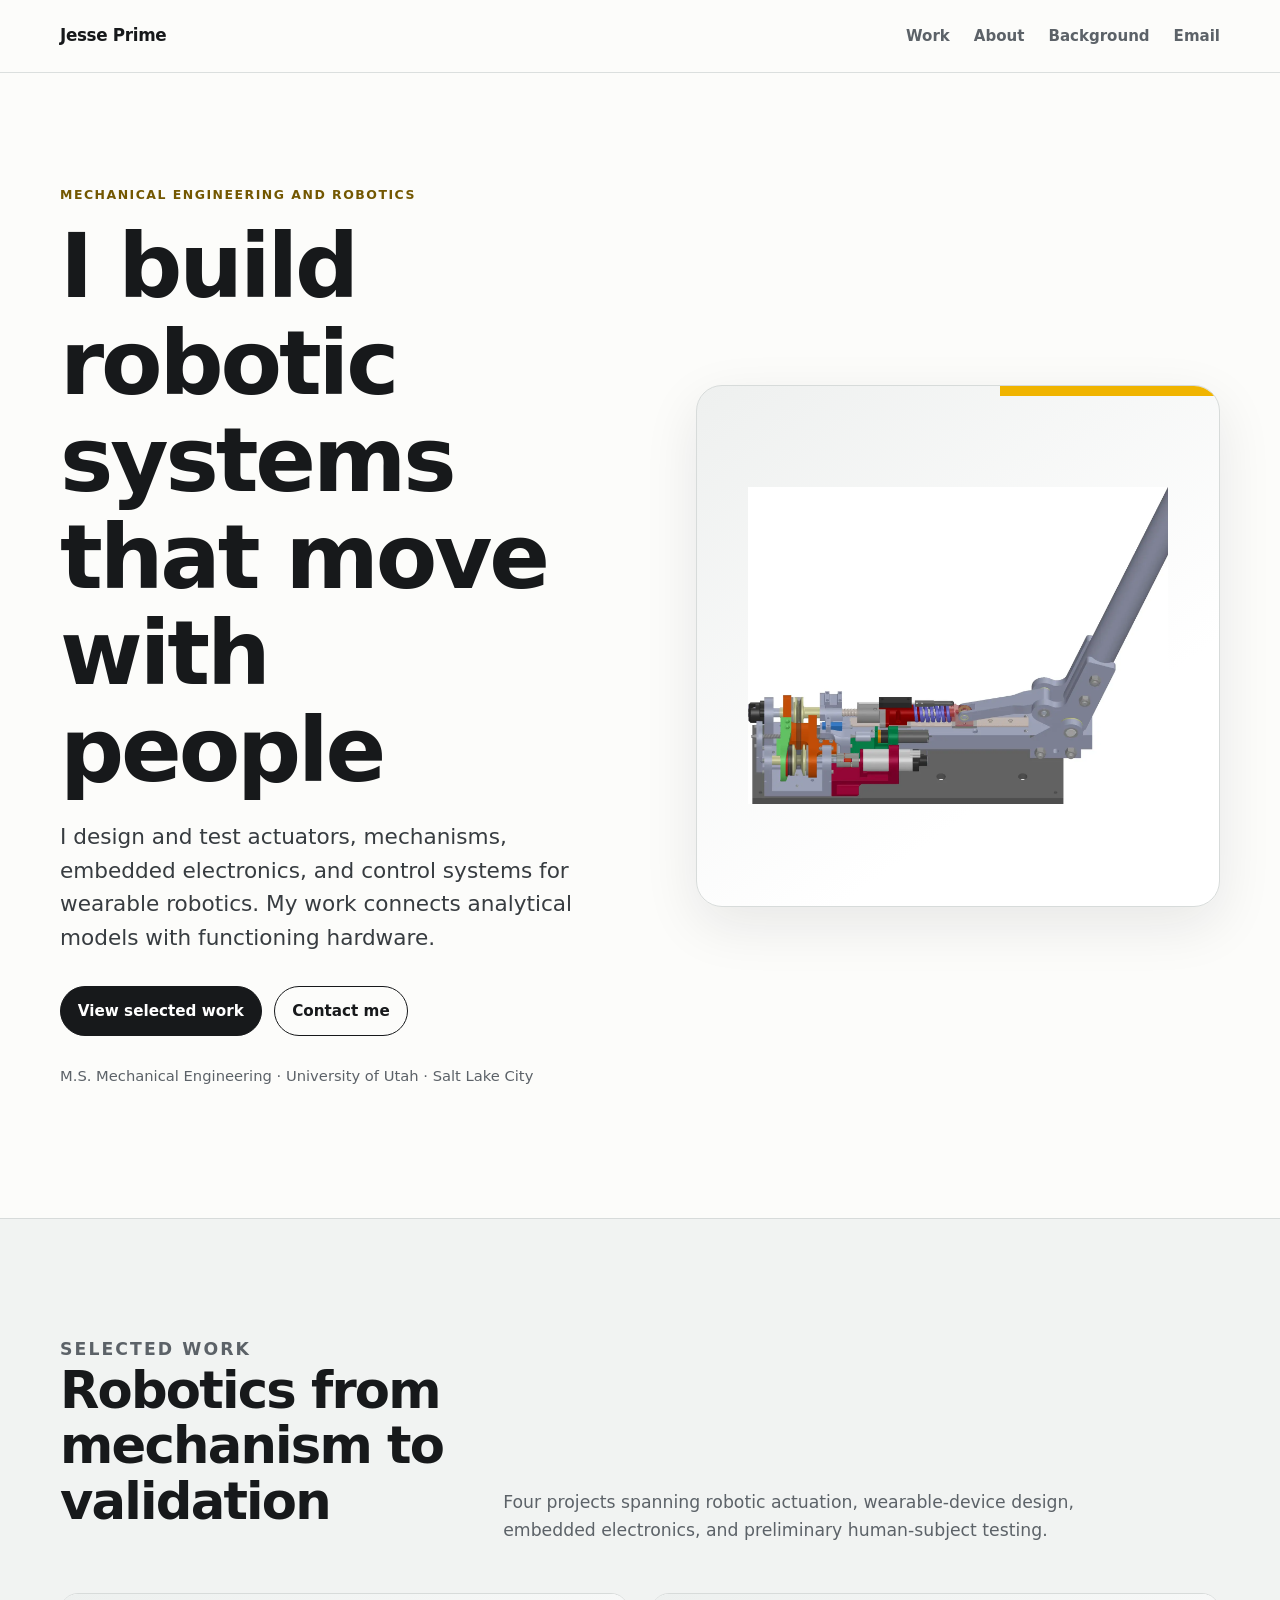
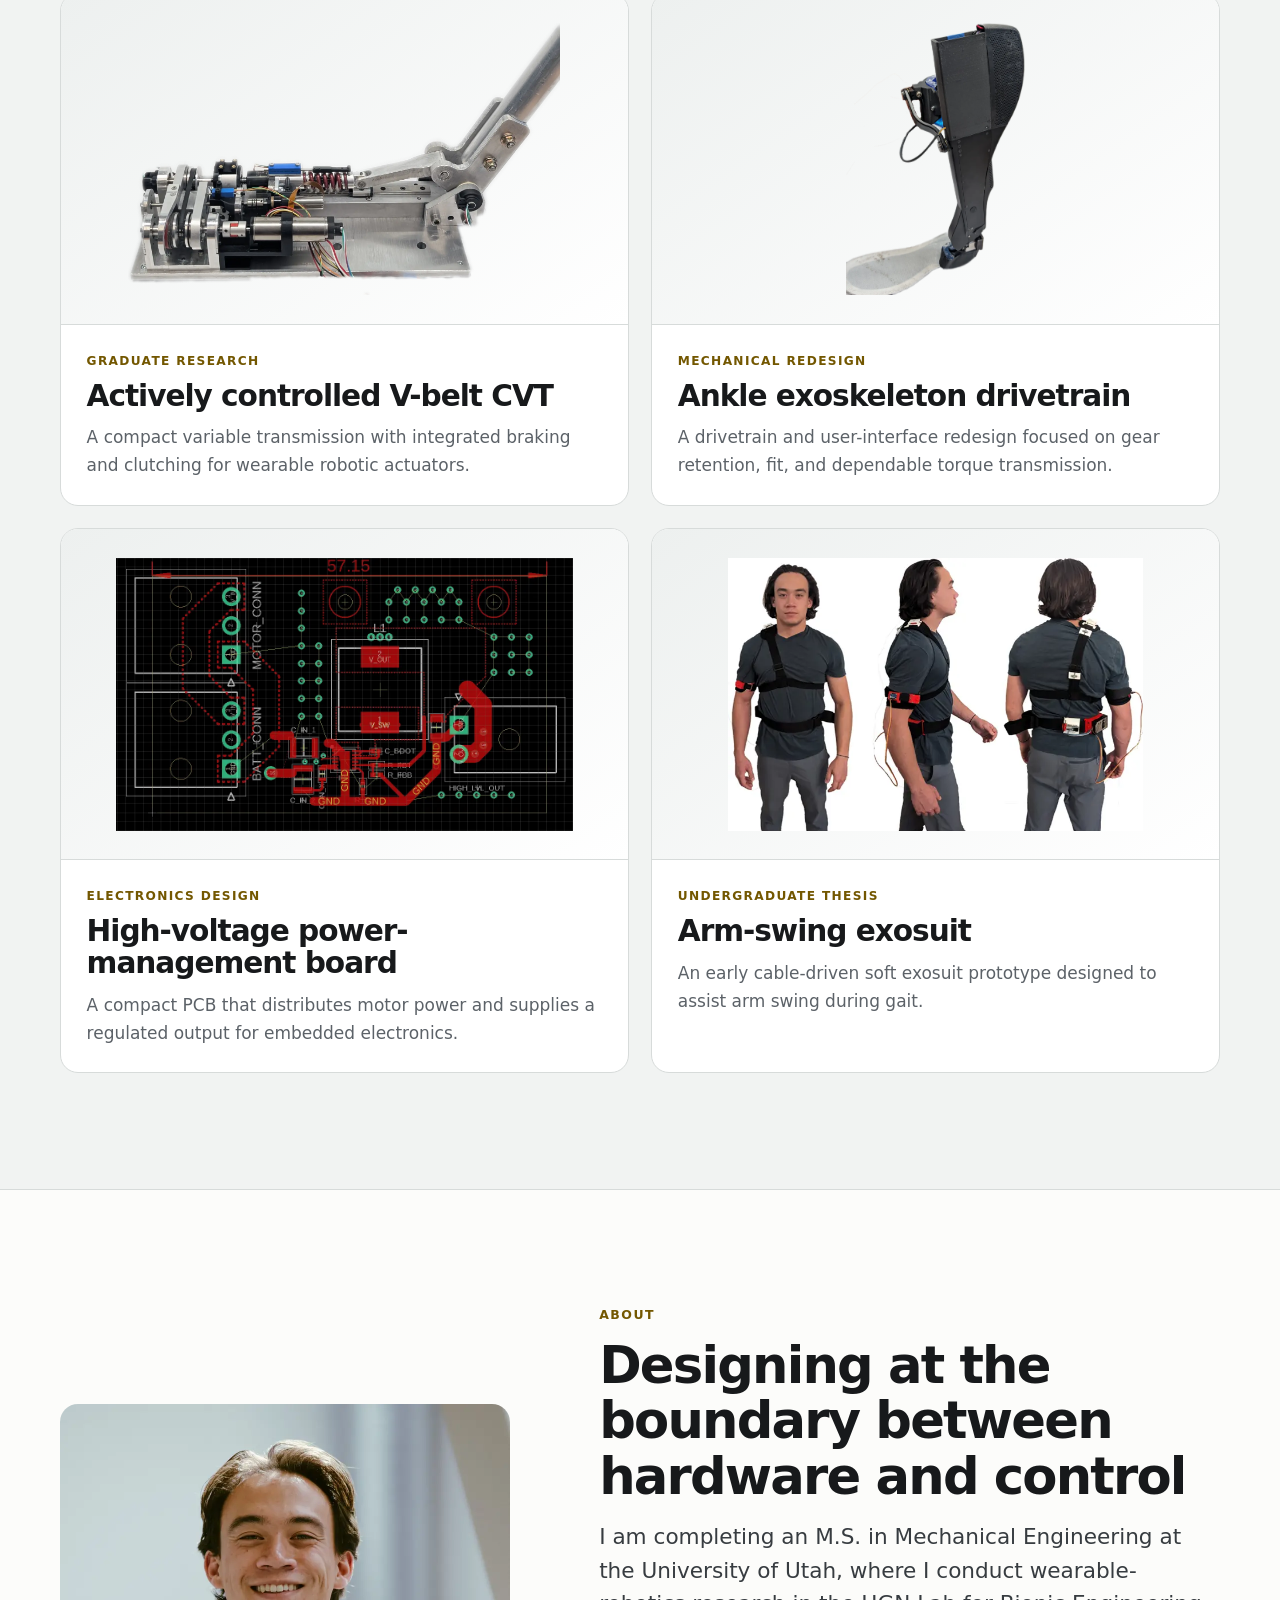
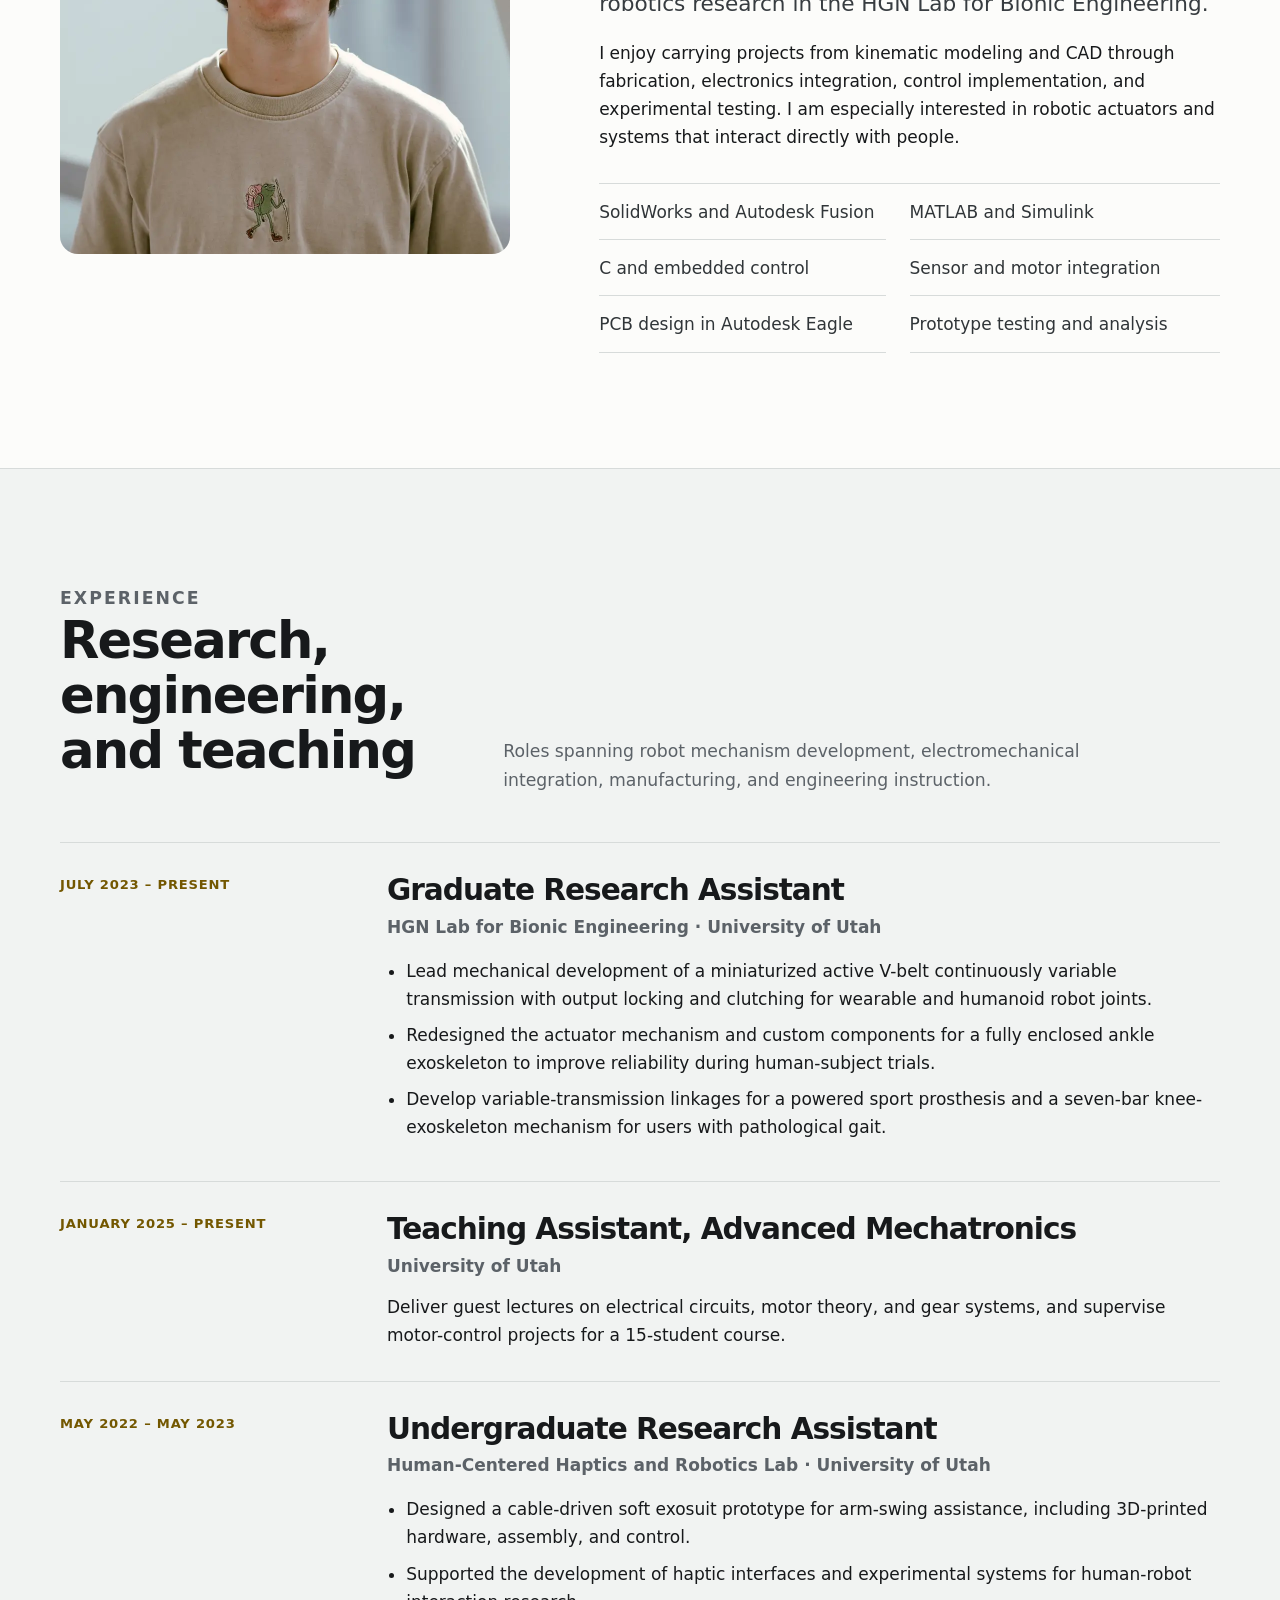
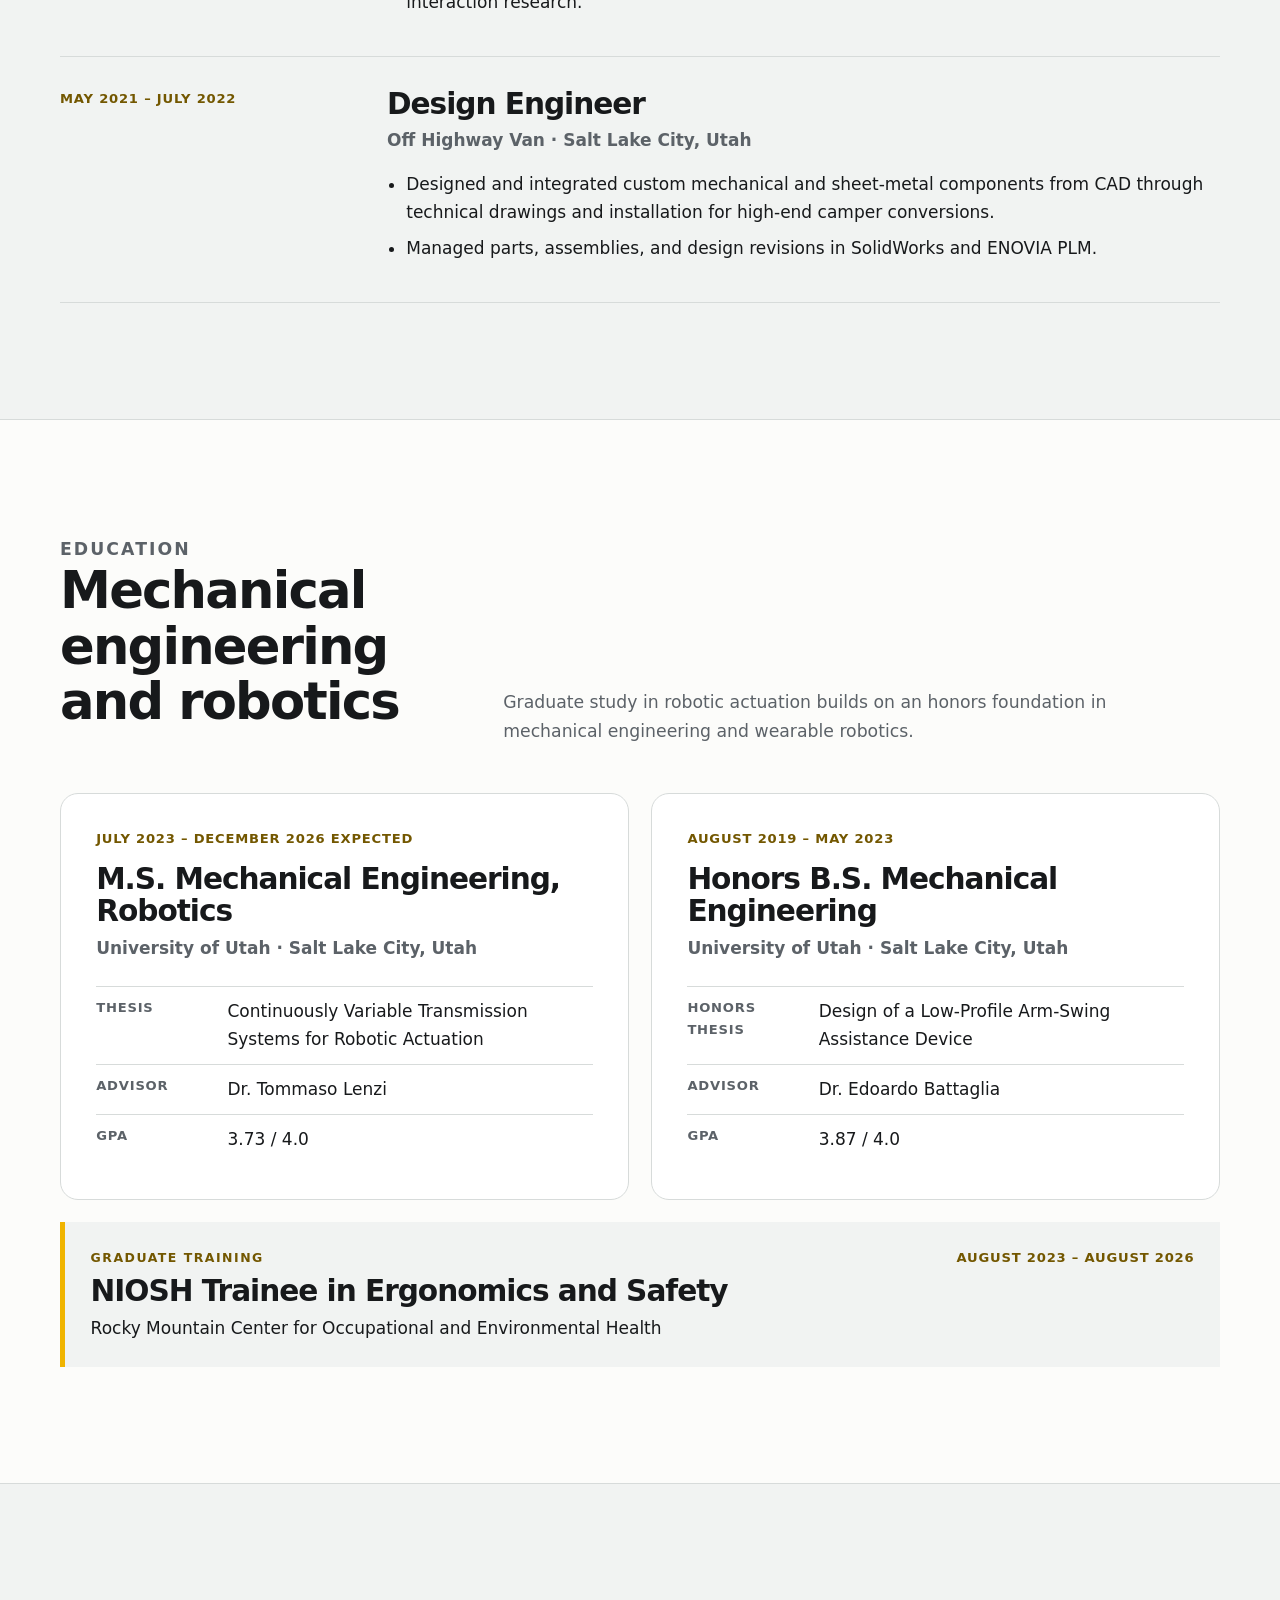
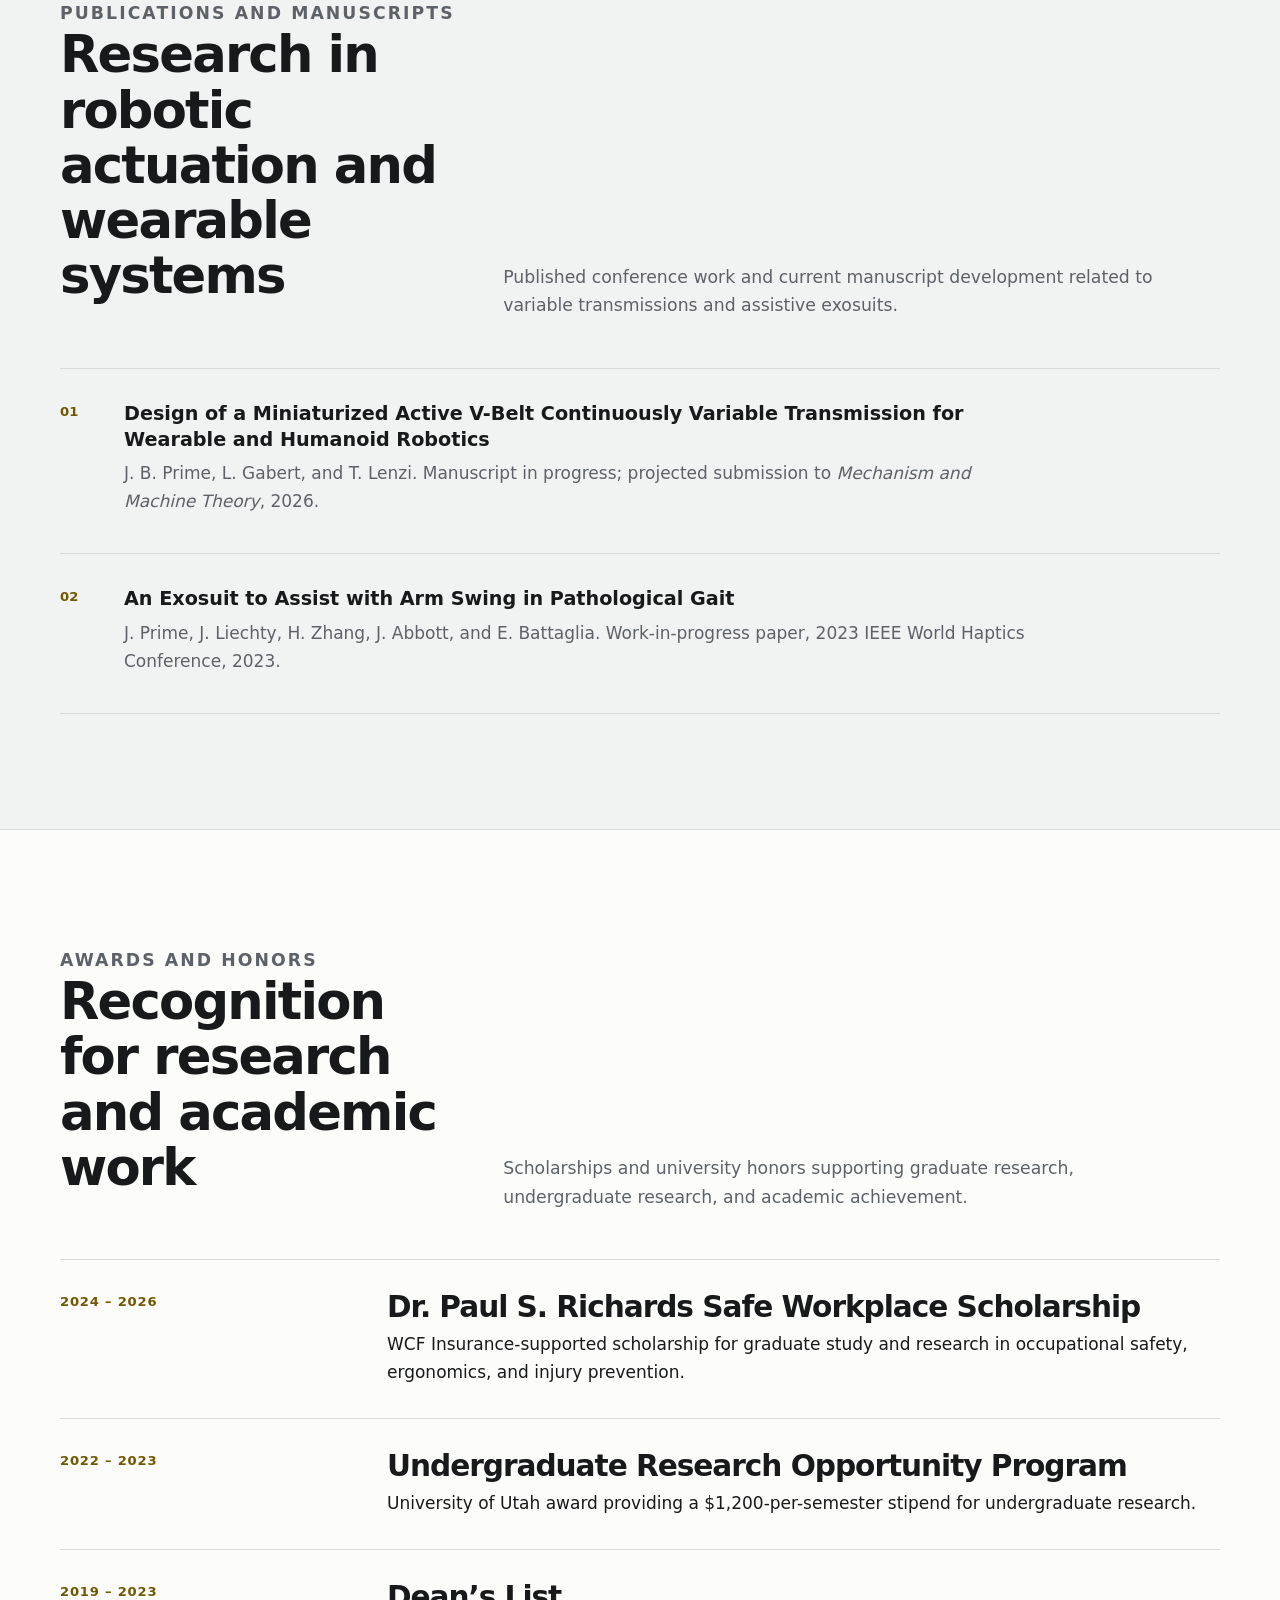
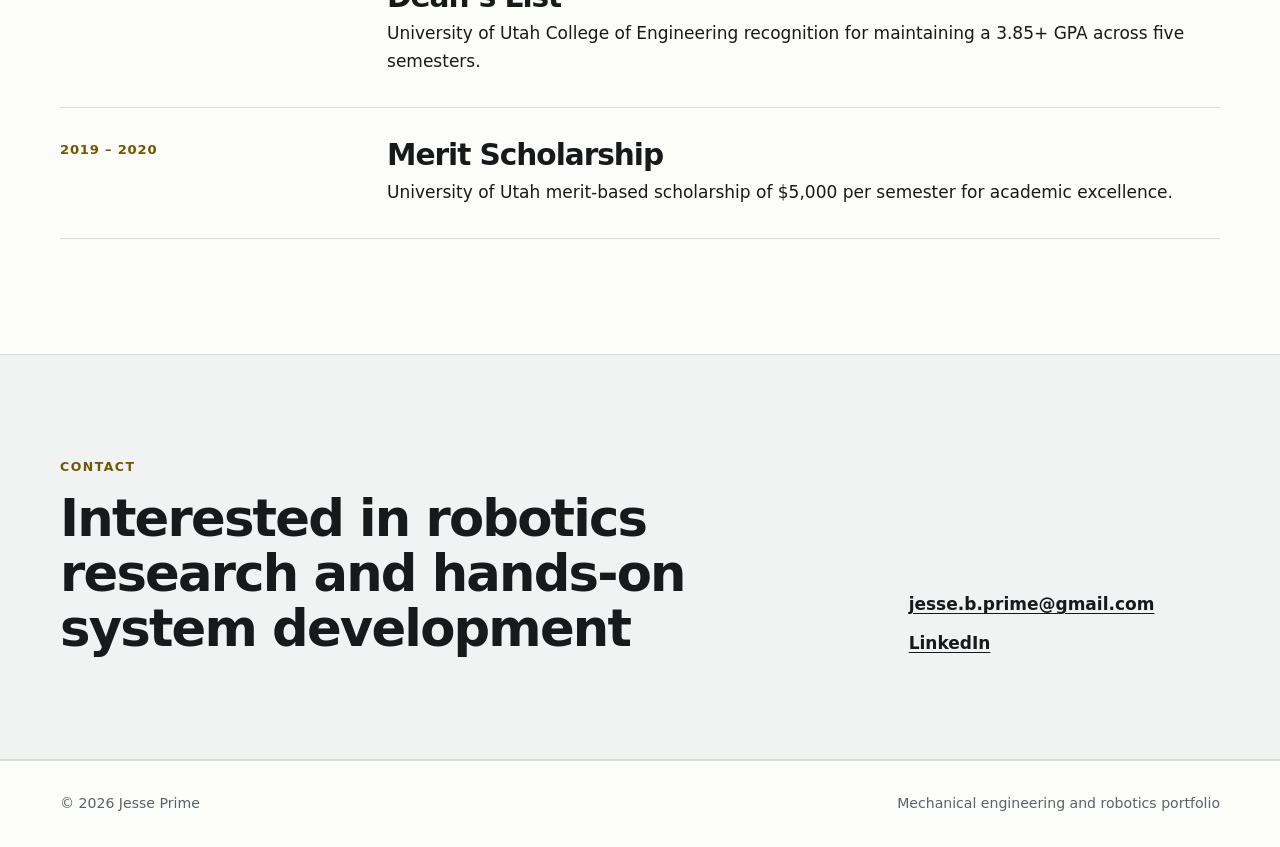
<file: index.html>
<!doctype html>
<html lang="en">
  <head>
    <meta charset="utf-8">
    <meta name="viewport" content="width=device-width, initial-scale=1">
    <meta name="description" content="Jesse Prime is a mechanical engineer focused on robotic actuation, mechatronics, electronics, and wearable robotic systems. View selected projects, experience, education, publications, and awards.">
    <meta property="og:title" content="Jesse Prime | Robotics Design Portfolio">
    <meta property="og:description" content="Selected work in wearable robotics, actuation, controls, and electronics.">
    <meta property="og:type" content="website">
    <meta property="og:url" content="https://jessebeprime.github.io/">
    <meta property="og:image" content="https://jessebeprime.github.io/assets/images/cvt/system-cad.webp">
    <title>Jesse Prime | Robotics Design Portfolio</title>
    <link rel="stylesheet" href="/assets/css/styles.css">
  </head>
  <body>
    <a class="skip-link" href="#main-content">Skip to content</a>

    <header class="site-header">
      <div class="container">
        <a class="brand" href="/" aria-current="page">Jesse Prime</a>
        <nav class="site-nav" aria-label="Primary navigation">
          <a href="#work">Work</a>
          <a class="nav-about" href="#about">About</a>
          <a href="#experience">Background</a>
          <a href="mailto:jesse.b.prime@gmail.com">Email</a>
        </nav>
      </div>
    </header>

    <main id="main-content">
      <section class="container hero" aria-labelledby="hero-title">
        <div class="hero-copy">
          <p class="eyebrow">Mechanical engineering and robotics</p>
          <h1 id="hero-title">I build robotic systems that move with people</h1>
          <p class="lead">
            I design and test actuators, mechanisms, embedded electronics, and control systems for wearable robotics. My work connects analytical models with functioning hardware.
          </p>
          <div class="hero-actions">
            <a class="button button-primary" href="#work">View selected work</a>
            <a class="button button-secondary" href="mailto:jesse.b.prime@gmail.com">Contact me</a>
          </div>
          <p class="hero-note">M.S. Mechanical Engineering · University of Utah · Salt Lake City</p>
        </div>
        <div class="hero-visual">
          <img src="/assets/images/cvt/system-cad.webp" alt="CAD rendering of a robotic actuator with a continuously variable transmission" fetchpriority="high">
        </div>
      </section>

      <section class="section section-muted" id="work" aria-labelledby="work-title">
        <div class="container">
          <div class="section-heading">
            <div>
              <p class="eyebrow">Selected work</p>
              <h2 id="work-title">Robotics from mechanism to validation</h2>
            </div>
            <p>
              Four projects spanning robotic actuation, wearable-device design, embedded electronics, and preliminary human-subject testing.
            </p>
          </div>

          <div class="project-grid">
            <a class="project-card" href="/projects/cvt.html">
              <div class="project-card-media">
                <img src="/assets/images/cvt/prototype.webp" alt="Benchtop prototype of the actively controlled V-belt CVT actuator" loading="lazy">
              </div>
              <div class="project-card-body">
                <span class="project-number">Graduate research</span>
                <h3>Actively controlled V-belt CVT</h3>
                <p>A compact variable transmission with integrated braking and clutching for wearable robotic actuators.</p>
              </div>
            </a>

            <a class="project-card" href="/projects/ankle-exoskeleton.html">
              <div class="project-card-media">
                <img src="/assets/images/ankle-exoskeleton/exoskeleton.webp" alt="Wearable ankle exoskeleton prototype" loading="lazy">
              </div>
              <div class="project-card-body">
                <span class="project-number">Mechanical redesign</span>
                <h3>Ankle exoskeleton drivetrain</h3>
                <p>A drivetrain and user-interface redesign focused on gear retention, fit, and dependable torque transmission.</p>
              </div>
            </a>

            <a class="project-card" href="/projects/power-board.html">
              <div class="project-card-media">
                <img src="/assets/images/power-board/pcb-layout.webp" alt="PCB layout for a high-voltage robotic power-management board" loading="lazy">
              </div>
              <div class="project-card-body">
                <span class="project-number">Electronics design</span>
                <h3>High-voltage power-management board</h3>
                <p>A compact PCB that distributes motor power and supplies a regulated output for embedded electronics.</p>
              </div>
            </a>

            <a class="project-card" href="/projects/arm-swing-exosuit.html">
              <div class="project-card-media">
                <img src="/assets/images/arm-exosuit/worn-prototype.webp" alt="Front, side, and rear views of the arm-swing exosuit prototype" loading="lazy">
              </div>
              <div class="project-card-body">
                <span class="project-number">Undergraduate thesis</span>
                <h3>Arm-swing exosuit</h3>
                <p>An early cable-driven soft exosuit prototype designed to assist arm swing during gait.</p>
              </div>
            </a>
          </div>
        </div>
      </section>

      <section class="section" id="about" aria-labelledby="about-title">
        <div class="container about-grid">
          <div class="portrait">
            <img src="/assets/images/home/jesse-prime.webp" alt="Portrait of Jesse Prime" loading="lazy">
          </div>
          <div>
            <p class="eyebrow">About</p>
            <h2 id="about-title">Designing at the boundary between hardware and control</h2>
            <p class="lead">
              I am completing an M.S. in Mechanical Engineering at the University of Utah, where I conduct wearable-robotics research in the HGN Lab for Bionic Engineering.
            </p>
            <p>
              I enjoy carrying projects from kinematic modeling and CAD through fabrication, electronics integration, control implementation, and experimental testing. I am especially interested in robotic actuators and systems that interact directly with people.
            </p>
            <ul class="capability-list" aria-label="Selected capabilities">
              <li>SolidWorks and Autodesk Fusion</li>
              <li>MATLAB and Simulink</li>
              <li>C and embedded control</li>
              <li>Sensor and motor integration</li>
              <li>PCB design in Autodesk Eagle</li>
              <li>Prototype testing and analysis</li>
            </ul>
          </div>
        </div>
      </section>

      <section class="section section-muted" id="experience" aria-labelledby="experience-title">
        <div class="container">
          <div class="section-heading">
            <div>
              <p class="eyebrow">Experience</p>
              <h2 id="experience-title">Research, engineering, and teaching</h2>
            </div>
            <p>
              Roles spanning robot mechanism development, electromechanical integration, manufacturing, and engineering instruction.
            </p>
          </div>

          <div class="timeline">
            <article class="timeline-entry">
              <p class="timeline-date">July 2023 – Present</p>
              <div>
                <h3>Graduate Research Assistant</h3>
                <p class="timeline-organization">HGN Lab for Bionic Engineering · University of Utah</p>
                <ul>
                  <li>Lead mechanical development of a miniaturized active V-belt continuously variable transmission with output locking and clutching for wearable and humanoid robot joints.</li>
                  <li>Redesigned the actuator mechanism and custom components for a fully enclosed ankle exoskeleton to improve reliability during human-subject trials.</li>
                  <li>Develop variable-transmission linkages for a powered sport prosthesis and a seven-bar knee-exoskeleton mechanism for users with pathological gait.</li>
                </ul>
              </div>
            </article>

            <article class="timeline-entry">
              <p class="timeline-date">January 2025 – Present</p>
              <div>
                <h3>Teaching Assistant, Advanced Mechatronics</h3>
                <p class="timeline-organization">University of Utah</p>
                <p>Deliver guest lectures on electrical circuits, motor theory, and gear systems, and supervise motor-control projects for a 15-student course.</p>
              </div>
            </article>

            <article class="timeline-entry">
              <p class="timeline-date">May 2022 – May 2023</p>
              <div>
                <h3>Undergraduate Research Assistant</h3>
                <p class="timeline-organization">Human-Centered Haptics and Robotics Lab · University of Utah</p>
                <ul>
                  <li>Designed a cable-driven soft exosuit prototype for arm-swing assistance, including 3D-printed hardware, assembly, and control.</li>
                  <li>Supported the development of haptic interfaces and experimental systems for human-robot interaction research.</li>
                </ul>
              </div>
            </article>

            <article class="timeline-entry">
              <p class="timeline-date">May 2021 – July 2022</p>
              <div>
                <h3>Design Engineer</h3>
                <p class="timeline-organization">Off Highway Van · Salt Lake City, Utah</p>
                <ul>
                  <li>Designed and integrated custom mechanical and sheet-metal components from CAD through technical drawings and installation for high-end camper conversions.</li>
                  <li>Managed parts, assemblies, and design revisions in SolidWorks and ENOVIA PLM.</li>
                </ul>
              </div>
            </article>
          </div>
        </div>
      </section>

      <section class="section" id="education" aria-labelledby="education-title">
        <div class="container">
          <div class="section-heading">
            <div>
              <p class="eyebrow">Education</p>
              <h2 id="education-title">Mechanical engineering and robotics</h2>
            </div>
            <p>
              Graduate study in robotic actuation builds on an honors foundation in mechanical engineering and wearable robotics.
            </p>
          </div>

          <div class="education-grid">
            <article class="education-card">
              <p class="timeline-date">July 2023 – December 2026 expected</p>
              <h3>M.S. Mechanical Engineering, Robotics</h3>
              <p class="timeline-organization">University of Utah · Salt Lake City, Utah</p>
              <dl class="detail-list">
                <div>
                  <dt>Thesis</dt>
                  <dd>Continuously Variable Transmission Systems for Robotic Actuation</dd>
                </div>
                <div>
                  <dt>Advisor</dt>
                  <dd>Dr. Tommaso Lenzi</dd>
                </div>
                <div>
                  <dt>GPA</dt>
                  <dd>3.73 / 4.0</dd>
                </div>
              </dl>
            </article>

            <article class="education-card">
              <p class="timeline-date">August 2019 – May 2023</p>
              <h3>Honors B.S. Mechanical Engineering</h3>
              <p class="timeline-organization">University of Utah · Salt Lake City, Utah</p>
              <dl class="detail-list">
                <div>
                  <dt>Honors thesis</dt>
                  <dd>Design of a Low-Profile Arm-Swing Assistance Device</dd>
                </div>
                <div>
                  <dt>Advisor</dt>
                  <dd>Dr. Edoardo Battaglia</dd>
                </div>
                <div>
                  <dt>GPA</dt>
                  <dd>3.87 / 4.0</dd>
                </div>
              </dl>
            </article>
          </div>

          <div class="training-note">
            <div>
              <p class="eyebrow">Graduate training</p>
              <h3>NIOSH Trainee in Ergonomics and Safety</h3>
              <p>Rocky Mountain Center for Occupational and Environmental Health</p>
            </div>
            <p class="timeline-date">August 2023 – August 2026</p>
          </div>
        </div>
      </section>

      <section class="section section-muted" id="publications" aria-labelledby="publications-title">
        <div class="container">
          <div class="section-heading">
            <div>
              <p class="eyebrow">Publications and manuscripts</p>
              <h2 id="publications-title">Research in robotic actuation and wearable systems</h2>
            </div>
            <p>
              Published conference work and current manuscript development related to variable transmissions and assistive exosuits.
            </p>
          </div>

          <ol class="publication-list">
            <li>
              <p class="publication-title">Design of a Miniaturized Active V-Belt Continuously Variable Transmission for Wearable and Humanoid Robotics</p>
              <p>J. B. Prime, L. Gabert, and T. Lenzi. Manuscript in progress; projected submission to <cite>Mechanism and Machine Theory</cite>, 2026.</p>
            </li>
            <li>
              <p class="publication-title">An Exosuit to Assist with Arm Swing in Pathological Gait</p>
              <p>J. Prime, J. Liechty, H. Zhang, J. Abbott, and E. Battaglia. Work-in-progress paper, 2023 IEEE World Haptics Conference, 2023.</p>
            </li>
          </ol>
        </div>
      </section>

      <section class="section" id="awards" aria-labelledby="awards-title">
        <div class="container">
          <div class="section-heading">
            <div>
              <p class="eyebrow">Awards and honors</p>
              <h2 id="awards-title">Recognition for research and academic work</h2>
            </div>
            <p>
              Scholarships and university honors supporting graduate research, undergraduate research, and academic achievement.
            </p>
          </div>

          <div class="award-list">
            <article class="award-item">
              <p class="timeline-date">2024 – 2026</p>
              <div>
                <h3>Dr. Paul S. Richards Safe Workplace Scholarship</h3>
                <p>WCF Insurance-supported scholarship for graduate study and research in occupational safety, ergonomics, and injury prevention.</p>
              </div>
            </article>
            <article class="award-item">
              <p class="timeline-date">2022 – 2023</p>
              <div>
                <h3>Undergraduate Research Opportunity Program</h3>
                <p>University of Utah award providing a $1,200-per-semester stipend for undergraduate research.</p>
              </div>
            </article>
            <article class="award-item">
              <p class="timeline-date">2019 – 2023</p>
              <div>
                <h3>Dean’s List</h3>
                <p>University of Utah College of Engineering recognition for maintaining a 3.85+ GPA across five semesters.</p>
              </div>
            </article>
            <article class="award-item">
              <p class="timeline-date">2019 – 2020</p>
              <div>
                <h3>Merit Scholarship</h3>
                <p>University of Utah merit-based scholarship of $5,000 per semester for academic excellence.</p>
              </div>
            </article>
          </div>
        </div>
      </section>

      <section class="section-muted">
        <div class="container contact-band">
          <div>
            <p class="eyebrow">Contact</p>
            <h2>Interested in robotics research and hands-on system development</h2>
          </div>
          <div class="contact-links">
            <a href="mailto:jesse.b.prime@gmail.com">jesse.b.prime@gmail.com</a>
            <a href="https://www.linkedin.com/in/jesse-prime-597274200" rel="me">LinkedIn</a>
          </div>
        </div>
      </section>
    </main>

    <footer class="site-footer">
      <div class="container">
        <p>© 2026 Jesse Prime</p>
        <p>Mechanical engineering and robotics portfolio</p>
      </div>
    </footer>
  </body>
</html>
</file>
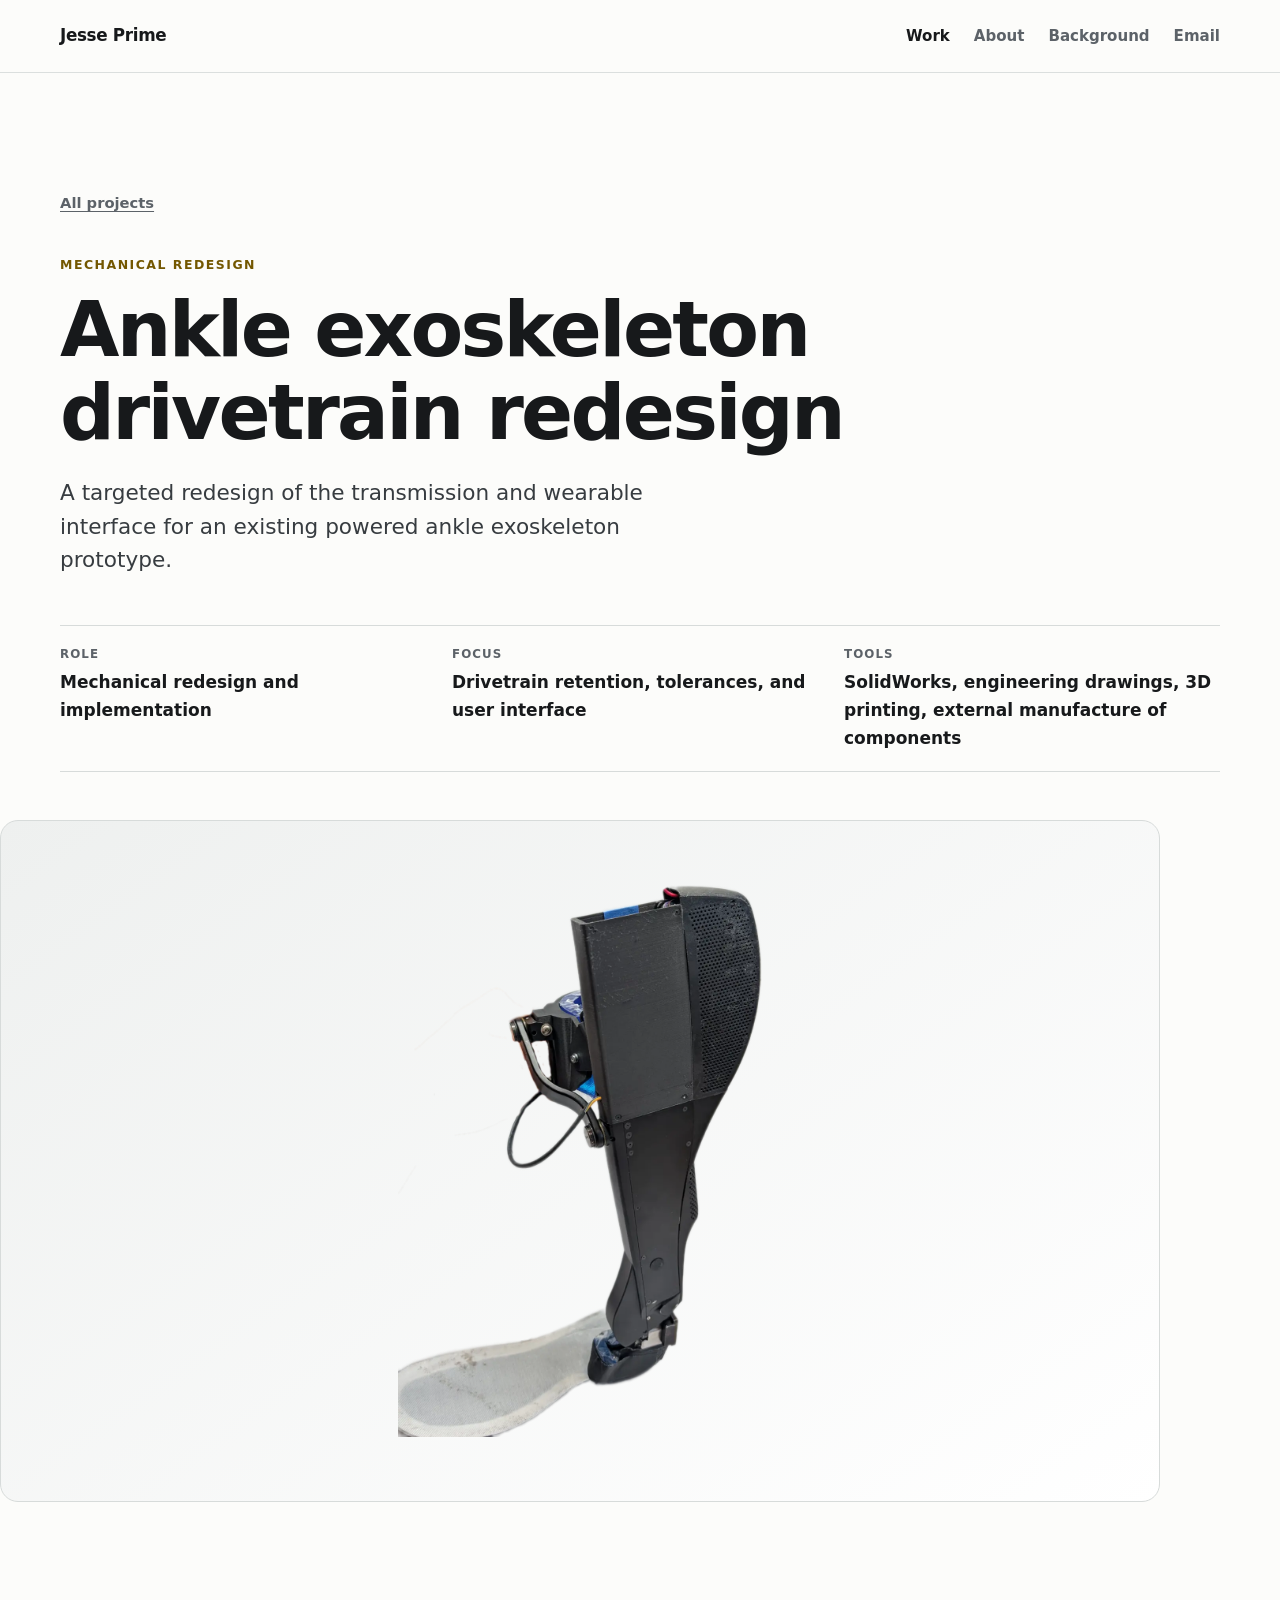
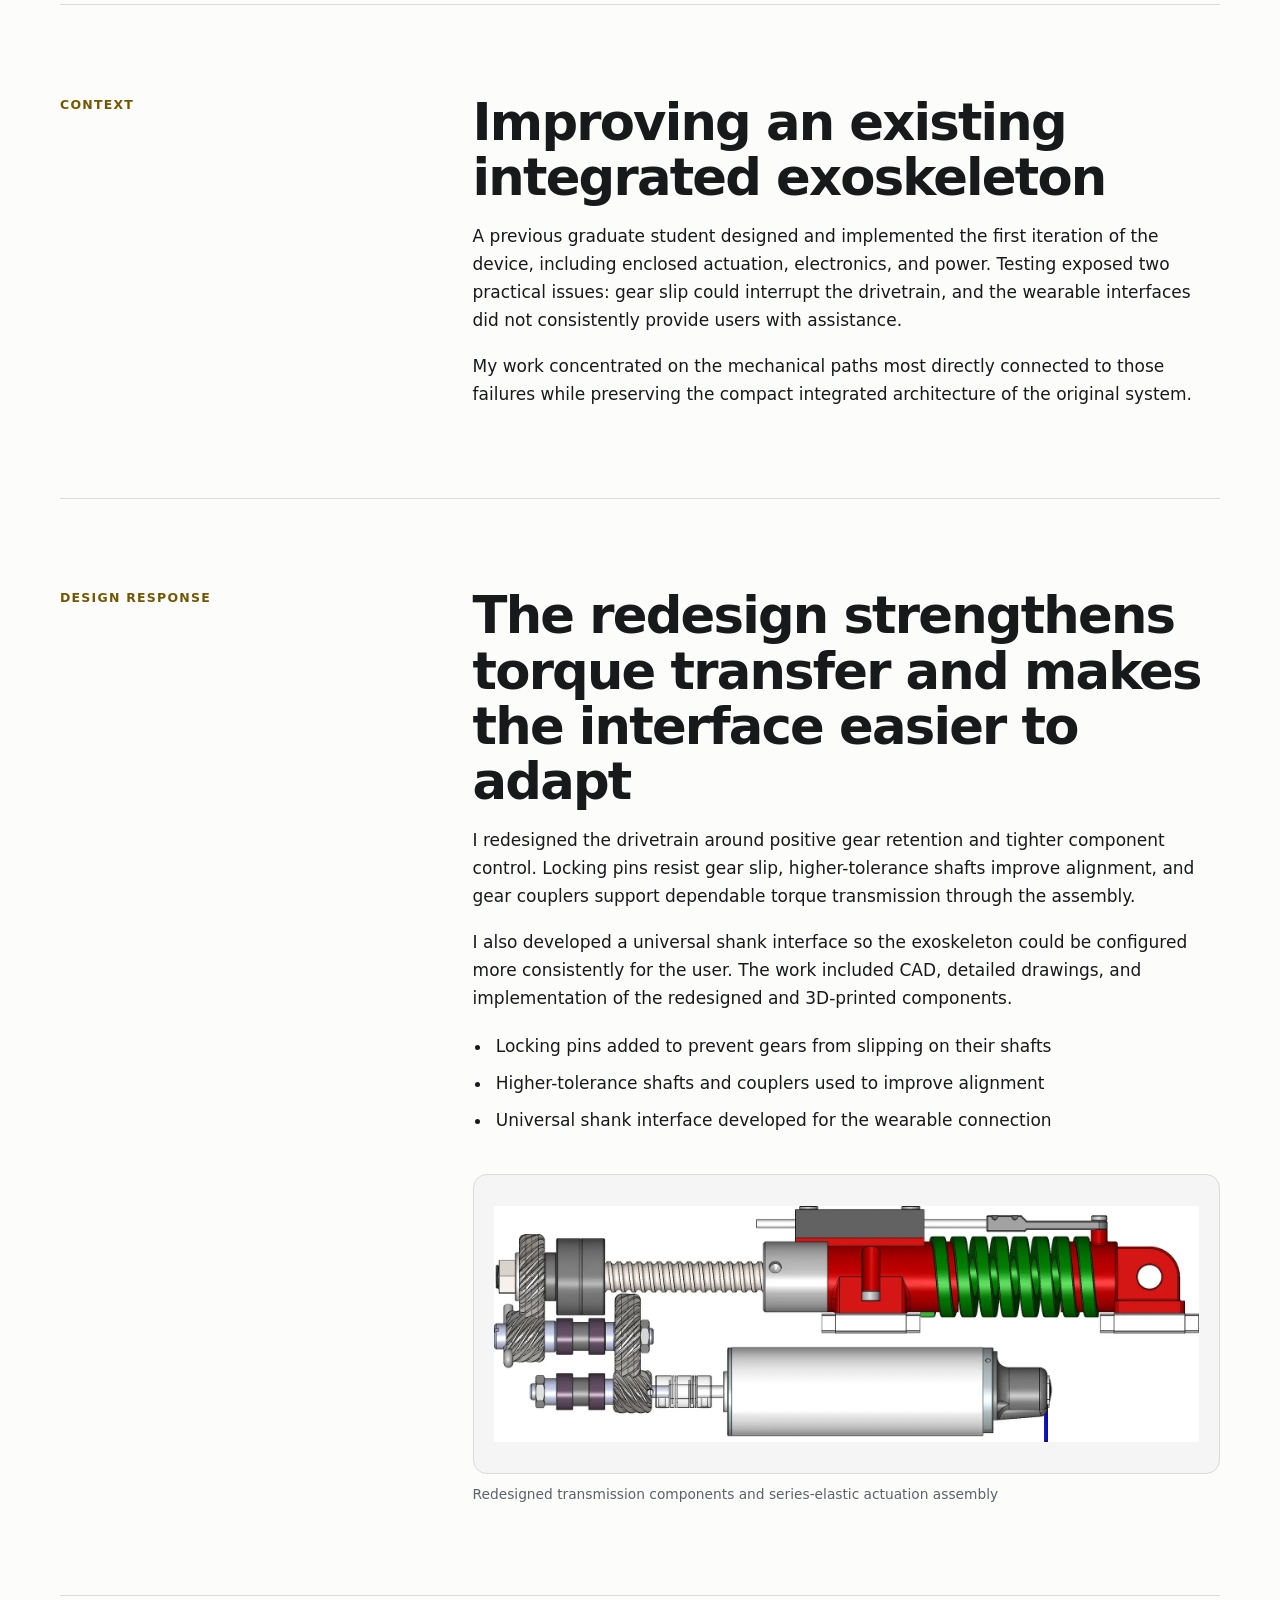
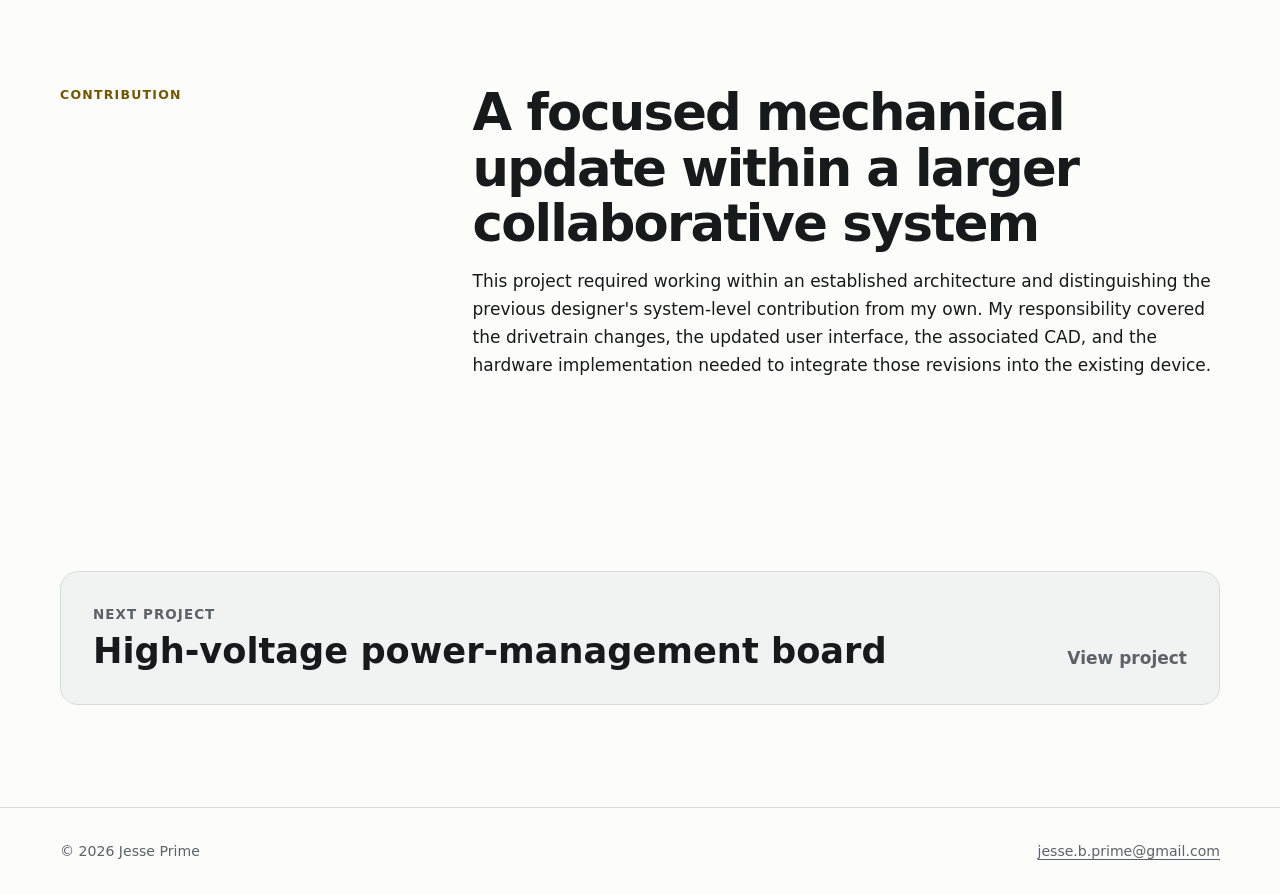
<file: projects/ankle-exoskeleton.html>
<!doctype html>
<html lang="en">
  <head>
    <meta charset="utf-8">
    <meta name="viewport" content="width=device-width, initial-scale=1">
    <meta name="description" content="Mechanical redesign of a powered ankle exoskeleton drivetrain and user interface by Jesse Prime.">
    <meta property="og:title" content="Ankle Exoskeleton Redesign | Jesse Prime">
    <meta property="og:description" content="A drivetrain redesign focused on gear retention, component tolerances, and the wearable interface.">
    <meta property="og:type" content="article">
    <meta property="og:image" content="https://jessebeprime.github.io/assets/images/ankle-exoskeleton/exoskeleton.webp">
    <title>Ankle Exoskeleton Redesign | Jesse Prime</title>
    <link rel="stylesheet" href="/assets/css/styles.css">
  </head>
  <body>
    <a class="skip-link" href="#main-content">Skip to content</a>

    <header class="site-header">
      <div class="container">
        <a class="brand" href="/">Jesse Prime</a>
        <nav class="site-nav" aria-label="Primary navigation">
          <a aria-current="page" href="/#work">Work</a>
          <a class="nav-about" href="/#about">About</a>
          <a href="/#experience">Background</a>
          <a href="mailto:jesse.b.prime@gmail.com">Email</a>
        </nav>
      </div>
    </header>

    <main id="main-content">
      <article>
        <header class="container project-hero">
          <a class="back-link" href="/#work">All projects</a>
          <p class="eyebrow">Mechanical redesign</p>
          <h1>Ankle exoskeleton drivetrain redesign</h1>
          <p class="lead">
            A targeted redesign of the transmission and wearable interface for an existing powered ankle exoskeleton prototype.
          </p>
          <dl class="project-meta">
            <div>
              <dt>Role</dt>
              <dd>Mechanical redesign and implementation</dd>
            </div>
            <div>
              <dt>Focus</dt>
              <dd>Drivetrain retention, tolerances, and user interface</dd>
            </div>
            <div>
              <dt>Tools</dt>
              <dd>SolidWorks, engineering drawings, 3D printing, external manufacture of components</dd>
            </div>
          </dl>
        </header>

        <div class="container project-cover">
          <img src="/assets/images/ankle-exoskeleton/exoskeleton.webp" alt="Powered ankle exoskeleton with enclosed actuation and electronics">
        </div>

        <div class="container">
          <section class="case-section" aria-labelledby="ankle-context">
            <div class="case-section-label">Context</div>
            <div class="case-content">
              <h2 id="ankle-context">Improving an existing integrated exoskeleton</h2>
              <p>
                A previous graduate student designed and implemented the first iteration of the device, including enclosed actuation, electronics, and power. Testing exposed two practical issues: gear slip could interrupt the drivetrain, and the wearable interfaces did not consistently provide users with assistance.
              </p>
              <p>
                My work concentrated on the mechanical paths most directly connected to those failures while preserving the compact integrated architecture of the original system.
              </p>
            </div>
          </section>

          <section class="case-section" aria-labelledby="ankle-redesign">
            <div class="case-section-label">Design response</div>
            <div class="case-content">
              <h2 id="ankle-redesign">The redesign strengthens torque transfer and makes the interface easier to adapt</h2>
              <p>
                I redesigned the drivetrain around positive gear retention and tighter component control. Locking pins resist gear slip, higher-tolerance shafts improve alignment, and gear couplers support dependable torque transmission through the assembly.
              </p>
              <p>
                I also developed a universal shank interface so the exoskeleton could be configured more consistently for the user. The work included CAD, detailed drawings, and implementation of the redesigned and 3D-printed components.
              </p>
              <ul>
                <li>Locking pins added to prevent gears from slipping on their shafts</li>
                <li>Higher-tolerance shafts and couplers used to improve alignment</li>
                <li>Universal shank interface developed for the wearable connection</li>
              </ul>

              <div class="media-grid single">
                <figure class="figure">
                  <div class="figure-frame">
                    <img src="/assets/images/ankle-exoskeleton/drivetrain-cad.webp" alt="CAD rendering of the redesigned ankle exoskeleton drivetrain components" loading="lazy">
                  </div>
                  <figcaption>Redesigned transmission components and series-elastic actuation assembly</figcaption>
                </figure>
              </div>
            </div>
          </section>

          <section class="case-section" aria-labelledby="ankle-contribution">
            <div class="case-section-label">Contribution</div>
            <div class="case-content">
              <h2 id="ankle-contribution">A focused mechanical update within a larger collaborative system</h2>
              <p>
                This project required working within an established architecture and distinguishing the previous designer's system-level contribution from my own. My responsibility covered the drivetrain changes, the updated user interface, the associated CAD, and the hardware implementation needed to integrate those revisions into the existing device.
              </p>
            </div>
          </section>

          <a class="next-project" href="/projects/power-board.html">
            <div>
              <p>Next project</p>
              <strong>High-voltage power-management board</strong>
            </div>
            <span>View project</span>
          </a>
        </div>
      </article>
    </main>

    <footer class="site-footer">
      <div class="container">
        <p>© 2026 Jesse Prime</p>
        <p><a href="mailto:jesse.b.prime@gmail.com">jesse.b.prime@gmail.com</a></p>
      </div>
    </footer>
  </body>
</html>
</file>
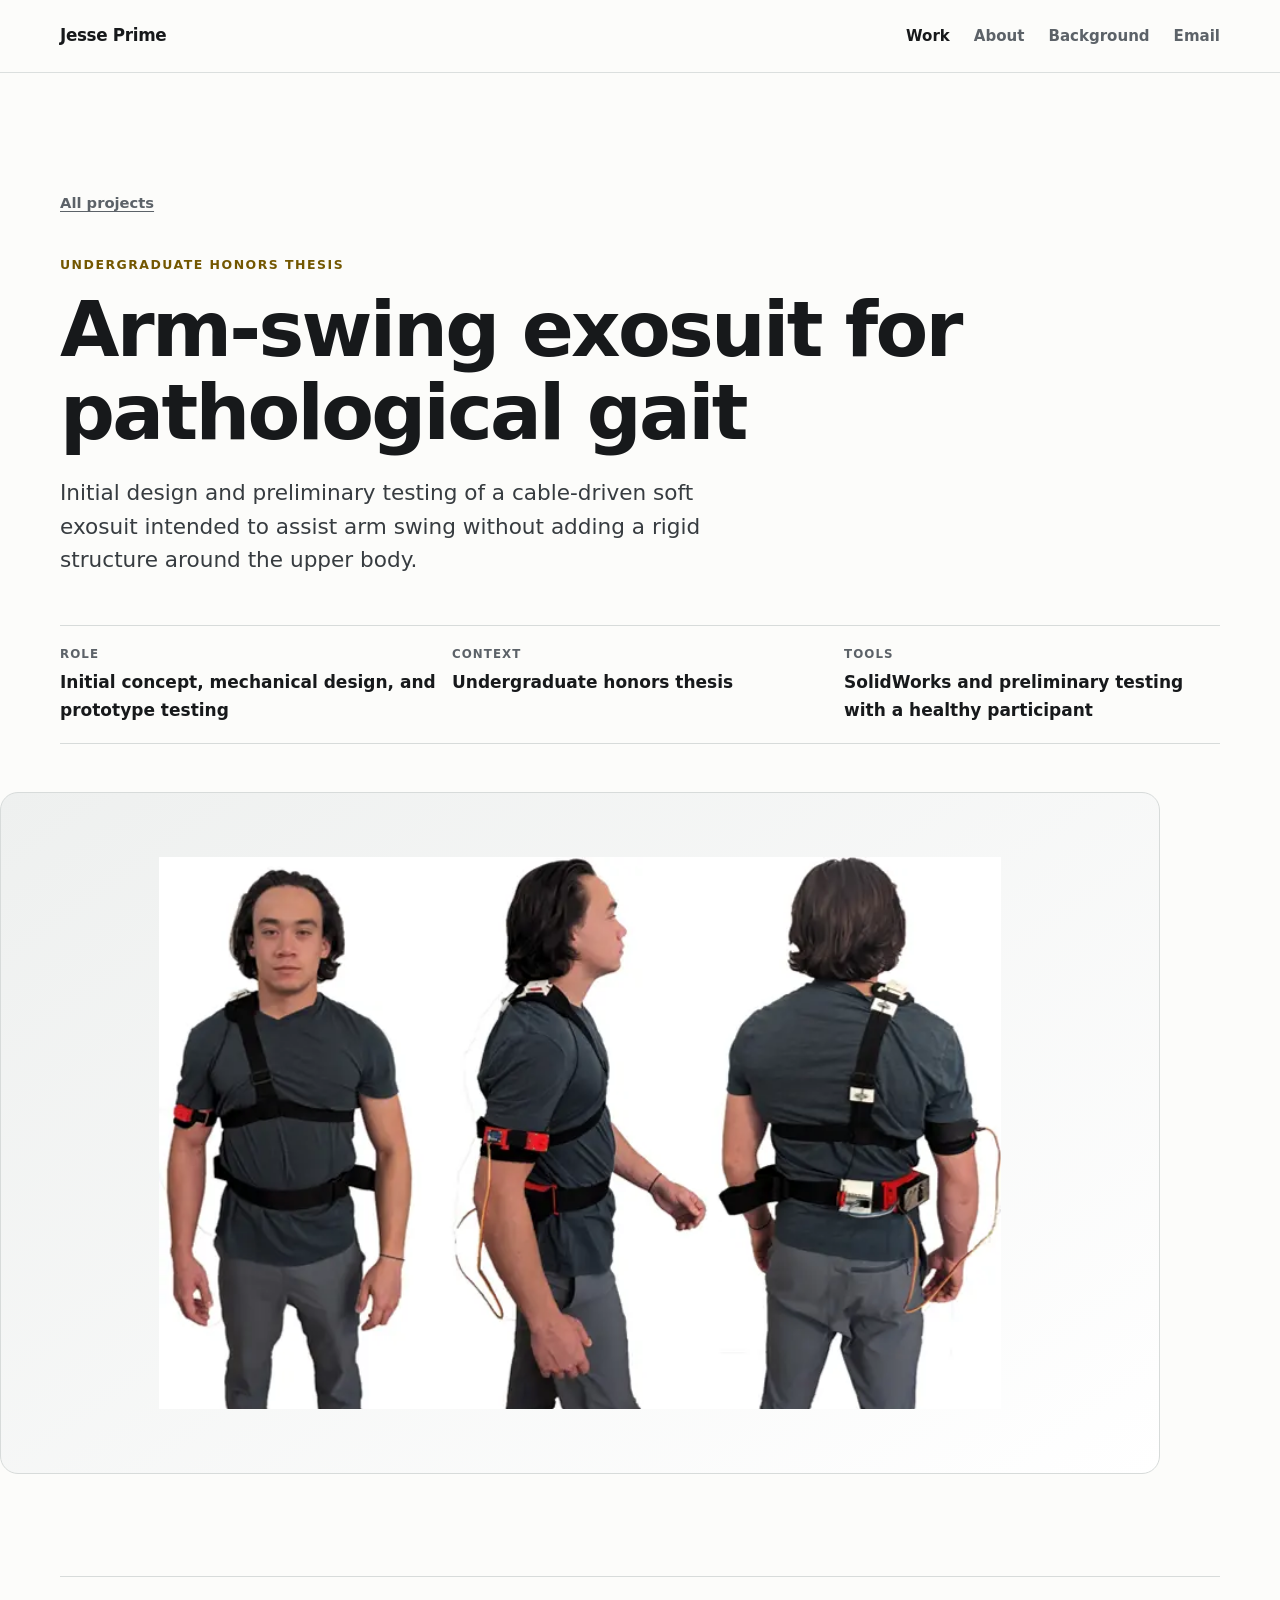
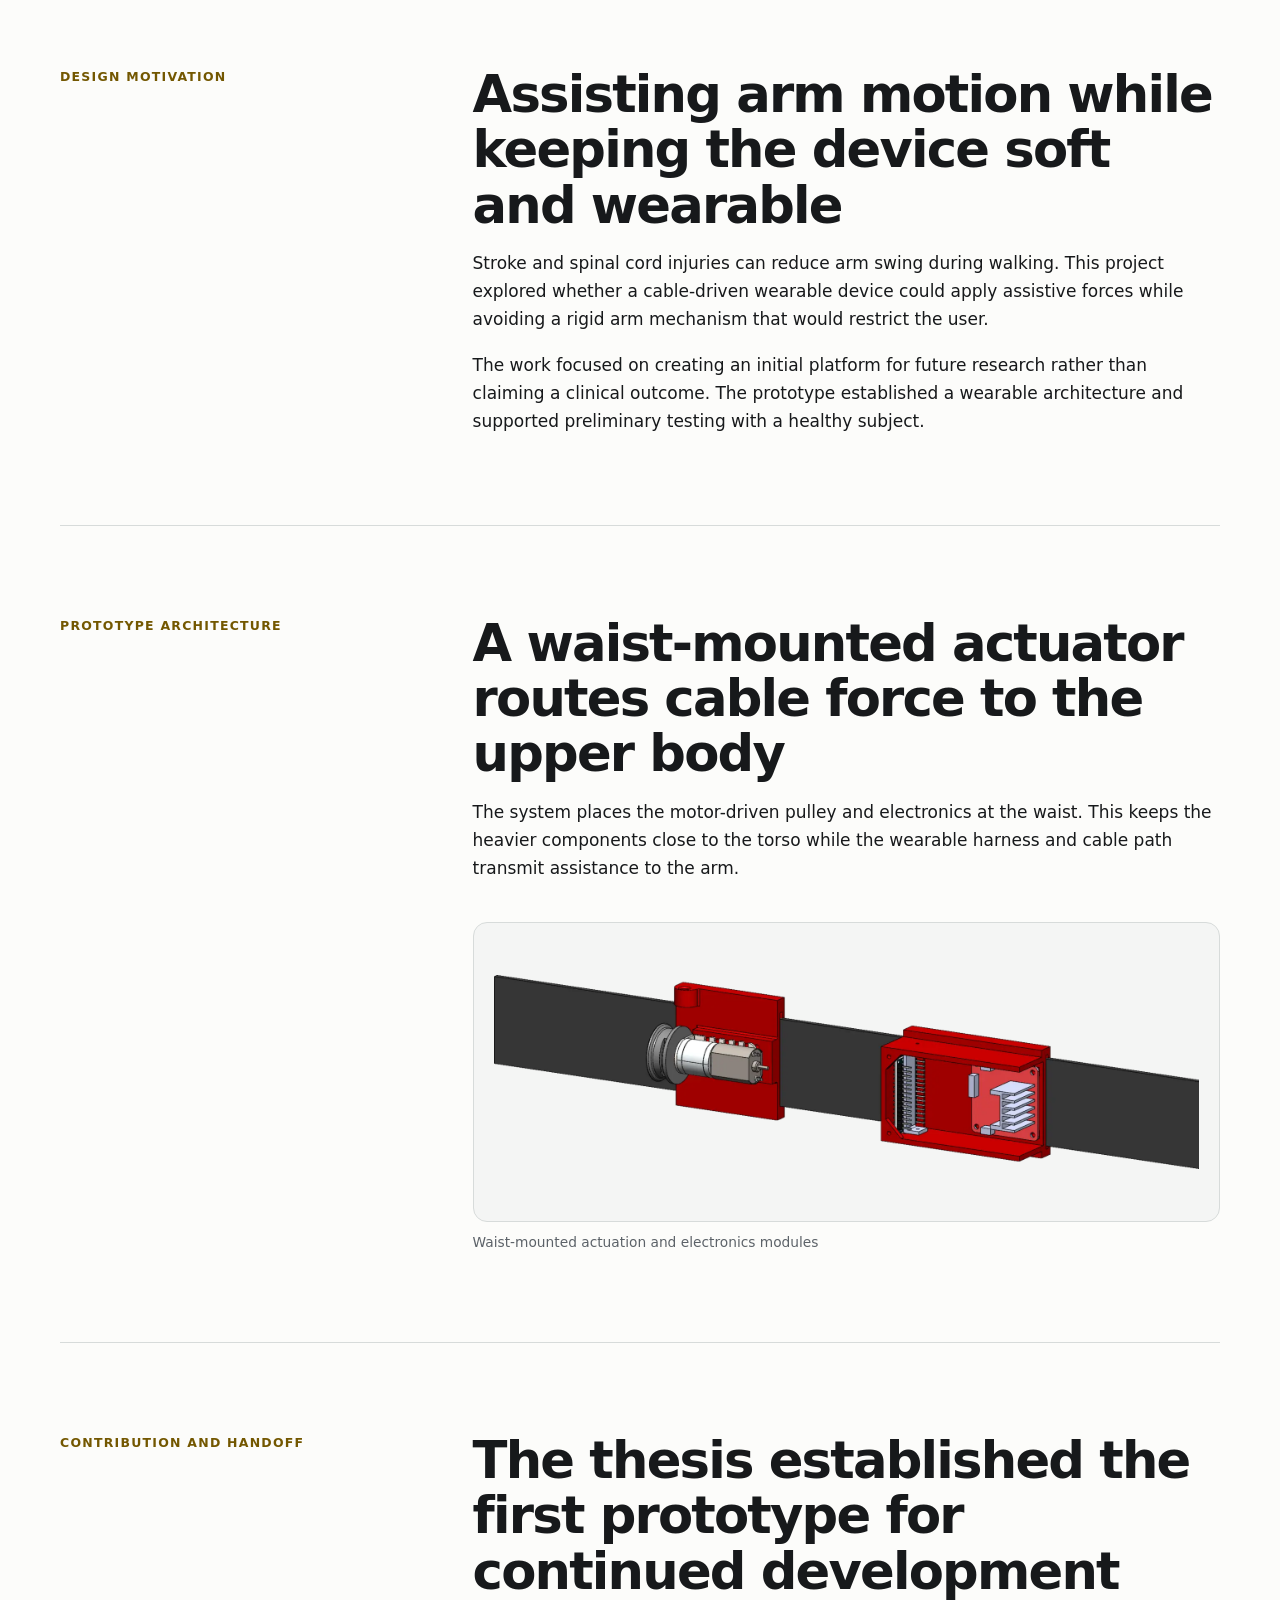
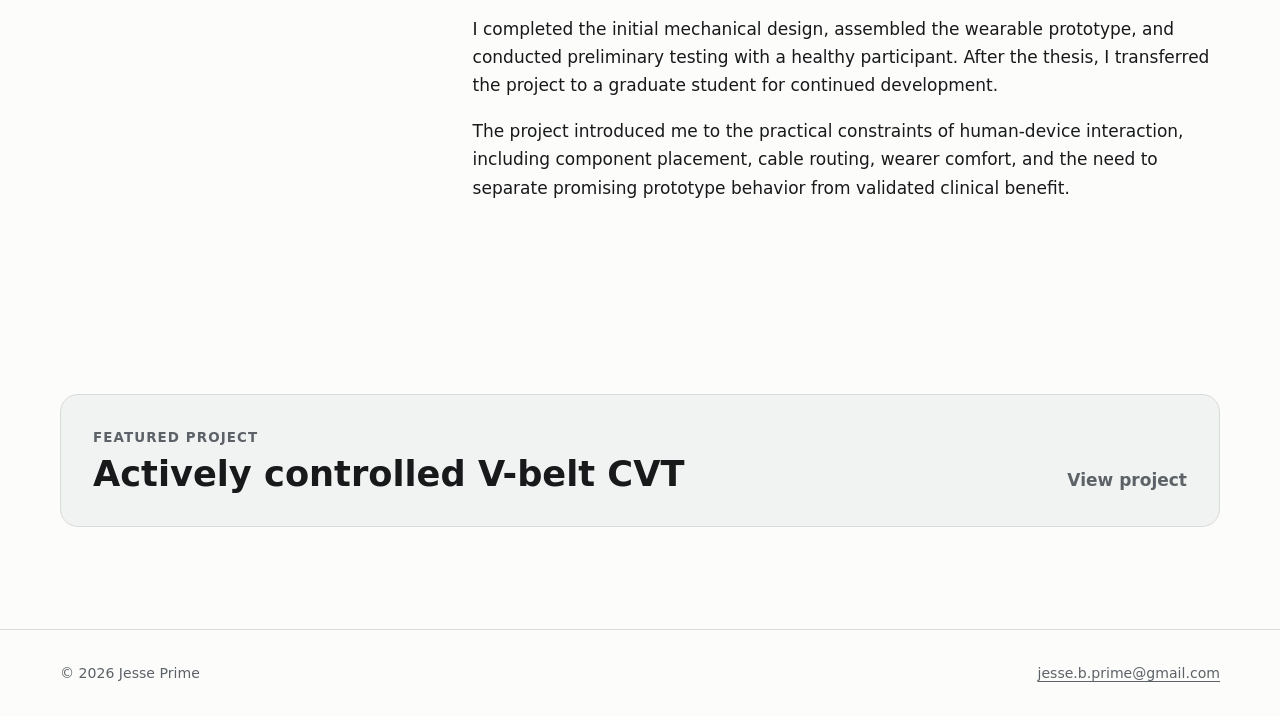
<file: projects/arm-swing-exosuit.html>
<!doctype html>
<html lang="en">
  <head>
    <meta charset="utf-8">
    <meta name="viewport" content="width=device-width, initial-scale=1">
    <meta name="description" content="Undergraduate thesis project by Jesse Prime exploring a cable-driven arm-swing exosuit for pathological gait.">
    <meta property="og:title" content="Arm-Swing Exosuit | Jesse Prime">
    <meta property="og:description" content="Initial design and preliminary testing of a cable-driven soft exosuit intended to assist arm swing during gait.">
    <meta property="og:type" content="article">
    <meta property="og:image" content="https://jessebeprime.github.io/assets/images/arm-exosuit/worn-prototype.webp">
    <title>Arm-Swing Exosuit | Jesse Prime</title>
    <link rel="stylesheet" href="/assets/css/styles.css">
  </head>
  <body>
    <a class="skip-link" href="#main-content">Skip to content</a>

    <header class="site-header">
      <div class="container">
        <a class="brand" href="/">Jesse Prime</a>
        <nav class="site-nav" aria-label="Primary navigation">
          <a aria-current="page" href="/#work">Work</a>
          <a class="nav-about" href="/#about">About</a>
          <a href="/#experience">Background</a>
          <a href="mailto:jesse.b.prime@gmail.com">Email</a>
        </nav>
      </div>
    </header>

    <main id="main-content">
      <article>
        <header class="container project-hero">
          <a class="back-link" href="/#work">All projects</a>
          <p class="eyebrow">Undergraduate honors thesis</p>
          <h1>Arm-swing exosuit for pathological gait</h1>
          <p class="lead">
            Initial design and preliminary testing of a cable-driven soft exosuit intended to assist arm swing without adding a rigid structure around the upper body.
          </p>
          <dl class="project-meta">
            <div>
              <dt>Role</dt>
              <dd>Initial concept, mechanical design, and prototype testing</dd>
            </div>
            <div>
              <dt>Context</dt>
              <dd>Undergraduate honors thesis</dd>
            </div>
            <div>
              <dt>Tools</dt>
              <dd>SolidWorks and preliminary testing with a healthy participant</dd>
            </div>
          </dl>
        </header>

        <div class="container project-cover">
          <img src="/assets/images/arm-exosuit/worn-prototype.webp" alt="Front, side, and rear views of the cable-driven arm-swing exosuit prototype">
        </div>

        <div class="container">
          <section class="case-section" aria-labelledby="exosuit-motivation">
            <div class="case-section-label">Design motivation</div>
            <div class="case-content">
              <h2 id="exosuit-motivation">Assisting arm motion while keeping the device soft and wearable</h2>
              <p>
                Stroke and spinal cord injuries can reduce arm swing during walking. This project explored whether a cable-driven wearable device could apply assistive forces while avoiding a rigid arm mechanism that would restrict the user.
              </p>
              <p>
                The work focused on creating an initial platform for future research rather than claiming a clinical outcome. The prototype established a wearable architecture and supported preliminary testing with a healthy subject.
              </p>
            </div>
          </section>

          <section class="case-section" aria-labelledby="exosuit-architecture">
            <div class="case-section-label">Prototype architecture</div>
            <div class="case-content">
              <h2 id="exosuit-architecture">A waist-mounted actuator routes cable force to the upper body</h2>
              <p>
                The system places the motor-driven pulley and electronics at the waist. This keeps the heavier components close to the torso while the wearable harness and cable path transmit assistance to the arm.
              </p>
              <div class="media-grid single">
                <figure class="figure">
                  <div class="figure-frame">
                    <img src="/assets/images/arm-exosuit/waist-module-cad.webp" alt="CAD rendering of the exosuit waist belt with motor-driven pulley and electronics enclosure" loading="lazy">
                  </div>
                  <figcaption>Waist-mounted actuation and electronics modules</figcaption>
                </figure>
              </div>
            </div>
          </section>

          <section class="case-section" aria-labelledby="exosuit-contribution">
            <div class="case-section-label">Contribution and handoff</div>
            <div class="case-content">
              <h2 id="exosuit-contribution">The thesis established the first prototype for continued development</h2>
              <p>
                I completed the initial mechanical design, assembled the wearable prototype, and conducted preliminary testing with a healthy participant. After the thesis, I transferred the project to a graduate student for continued development.
              </p>
              <p>
                The project introduced me to the practical constraints of human-device interaction, including component placement, cable routing, wearer comfort, and the need to separate promising prototype behavior from validated clinical benefit.
              </p>
            </div>
          </section>

          <a class="next-project" href="/projects/cvt.html">
            <div>
              <p>Featured project</p>
              <strong>Actively controlled V-belt CVT</strong>
            </div>
            <span>View project</span>
          </a>
        </div>
      </article>
    </main>

    <footer class="site-footer">
      <div class="container">
        <p>© 2026 Jesse Prime</p>
        <p><a href="mailto:jesse.b.prime@gmail.com">jesse.b.prime@gmail.com</a></p>
      </div>
    </footer>
  </body>
</html>
</file>
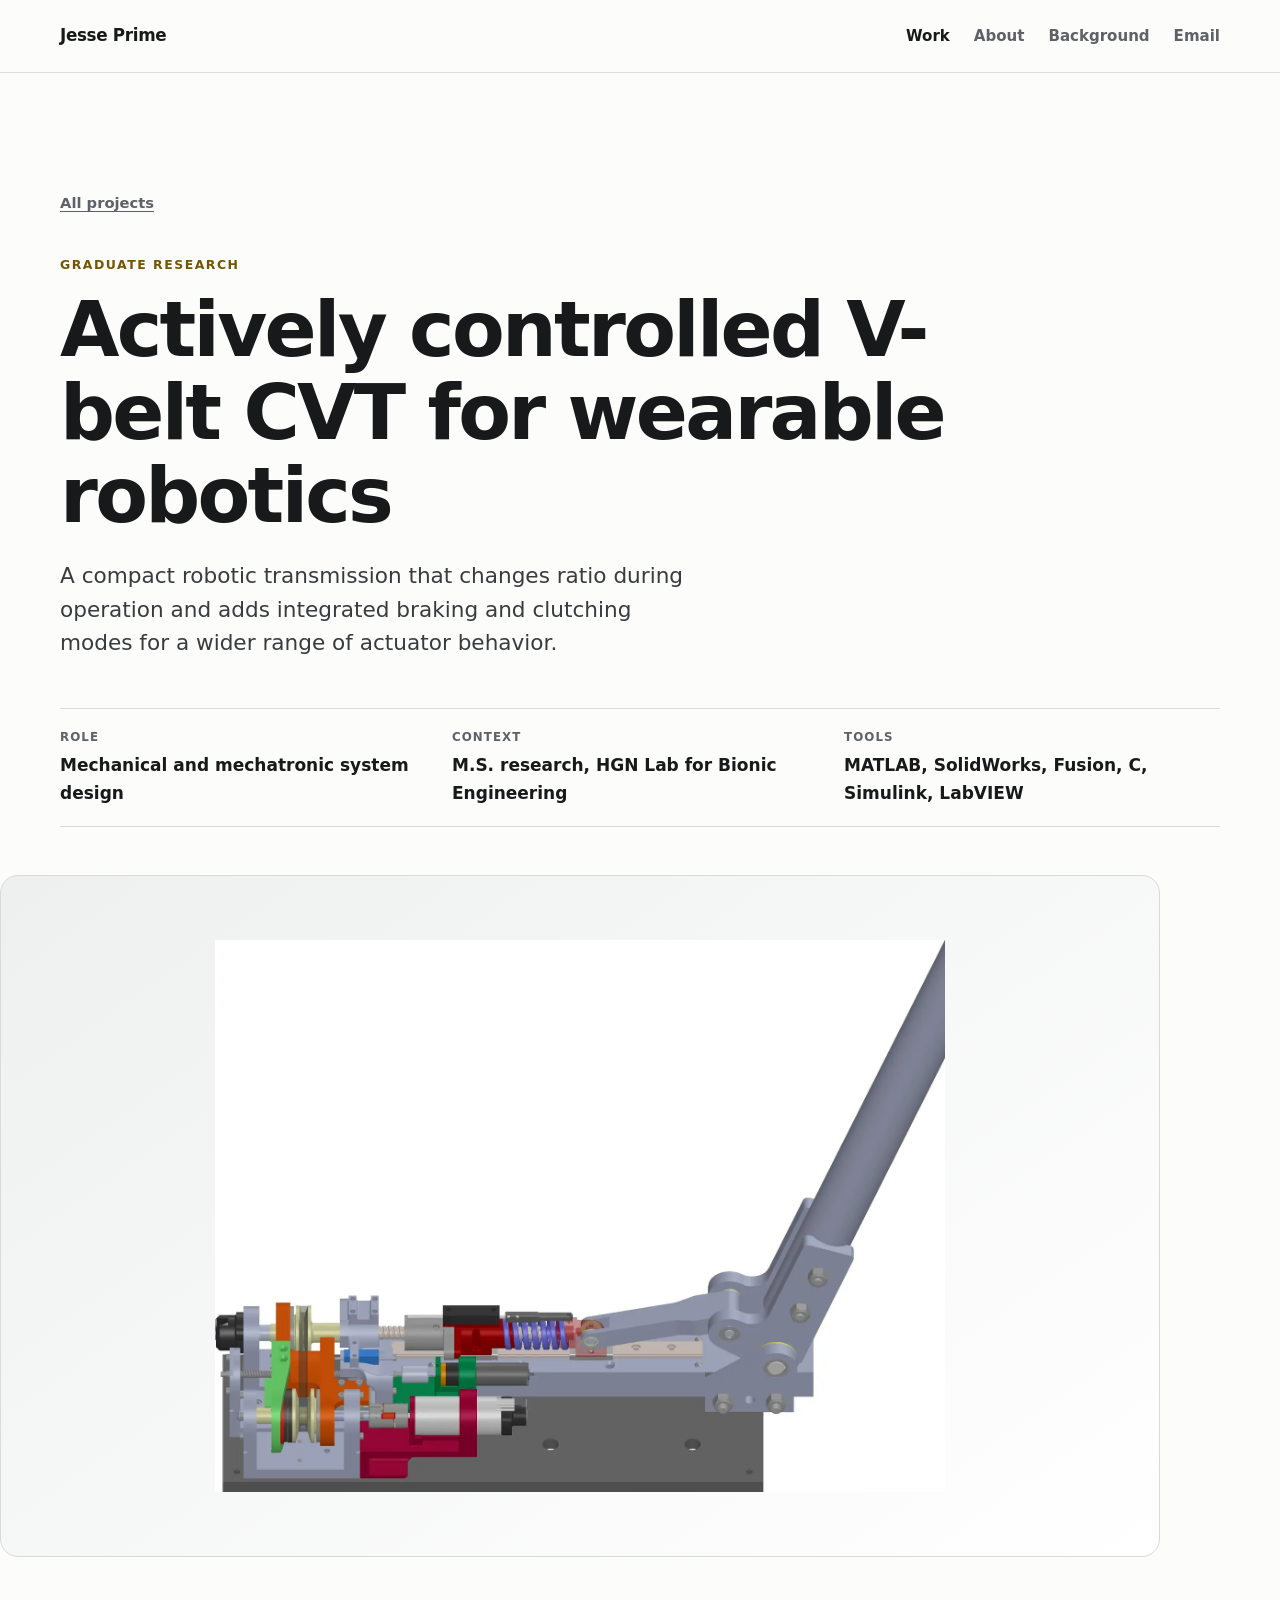
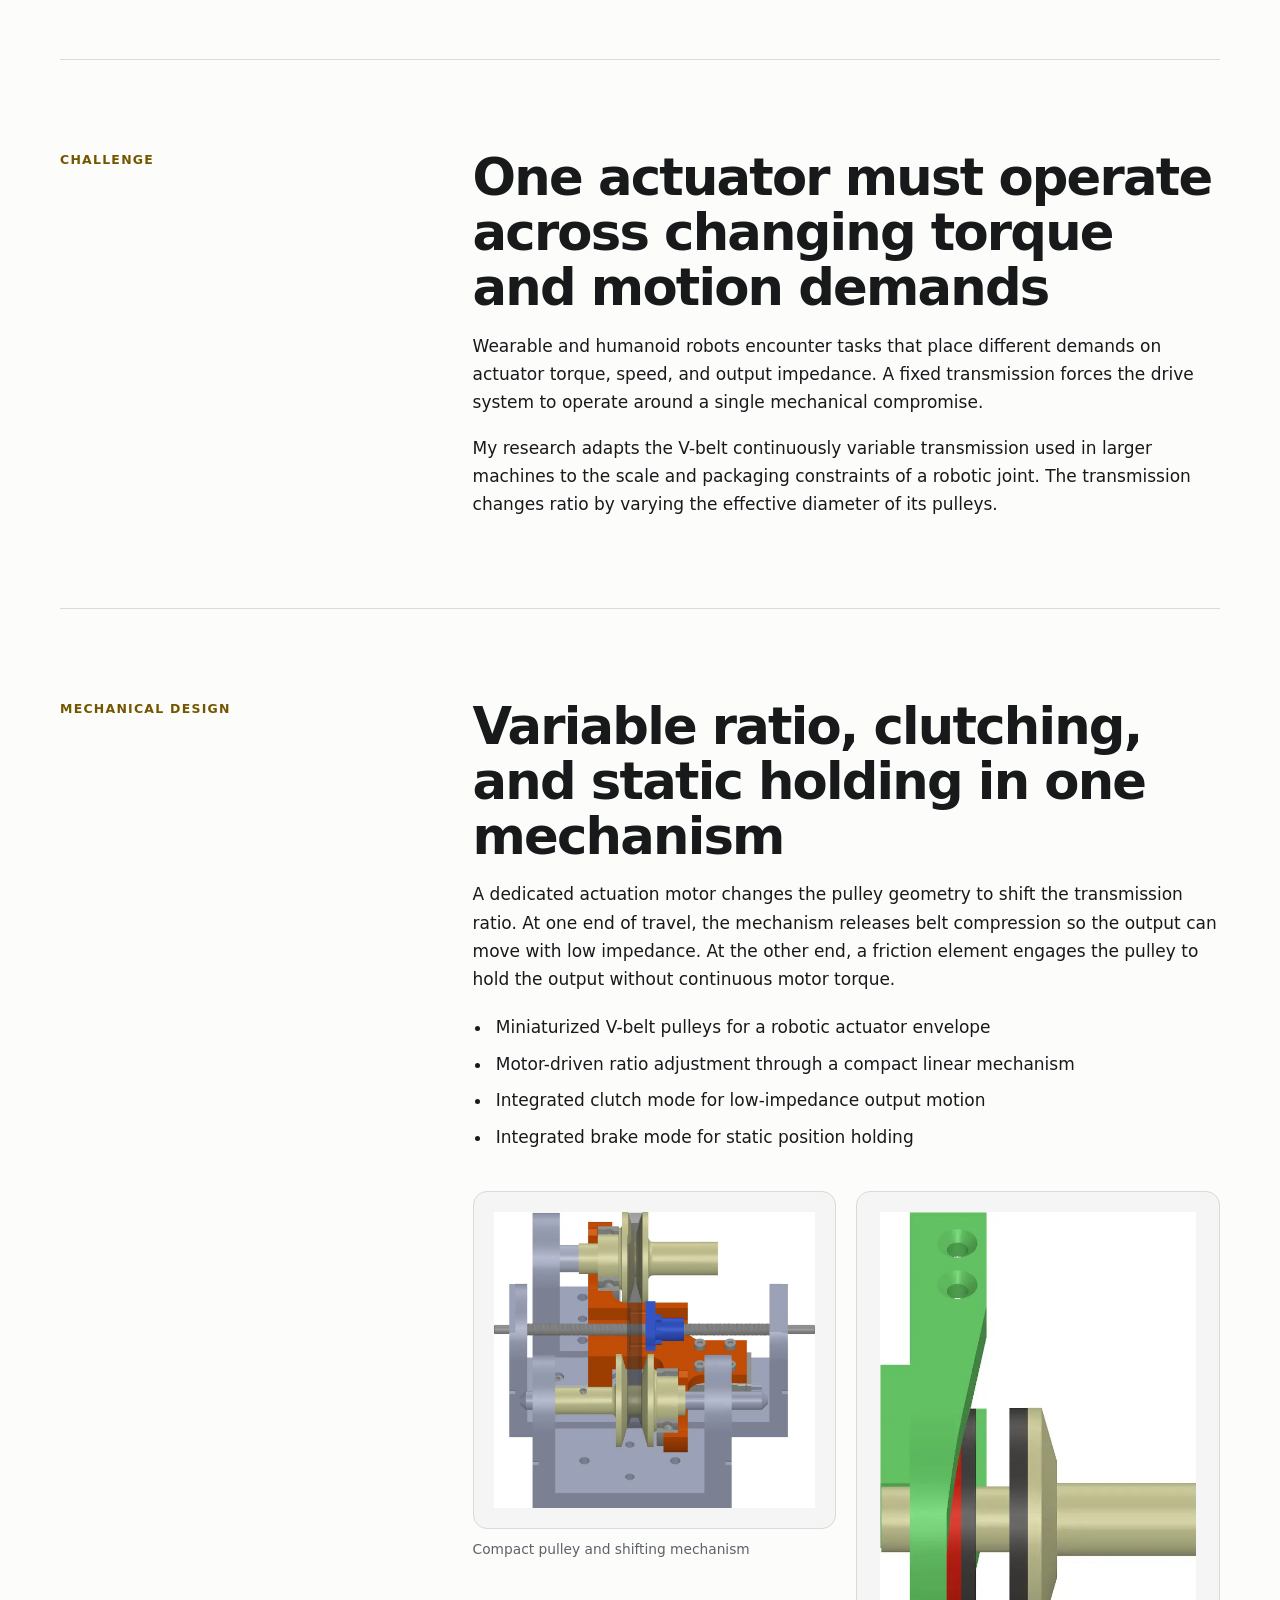
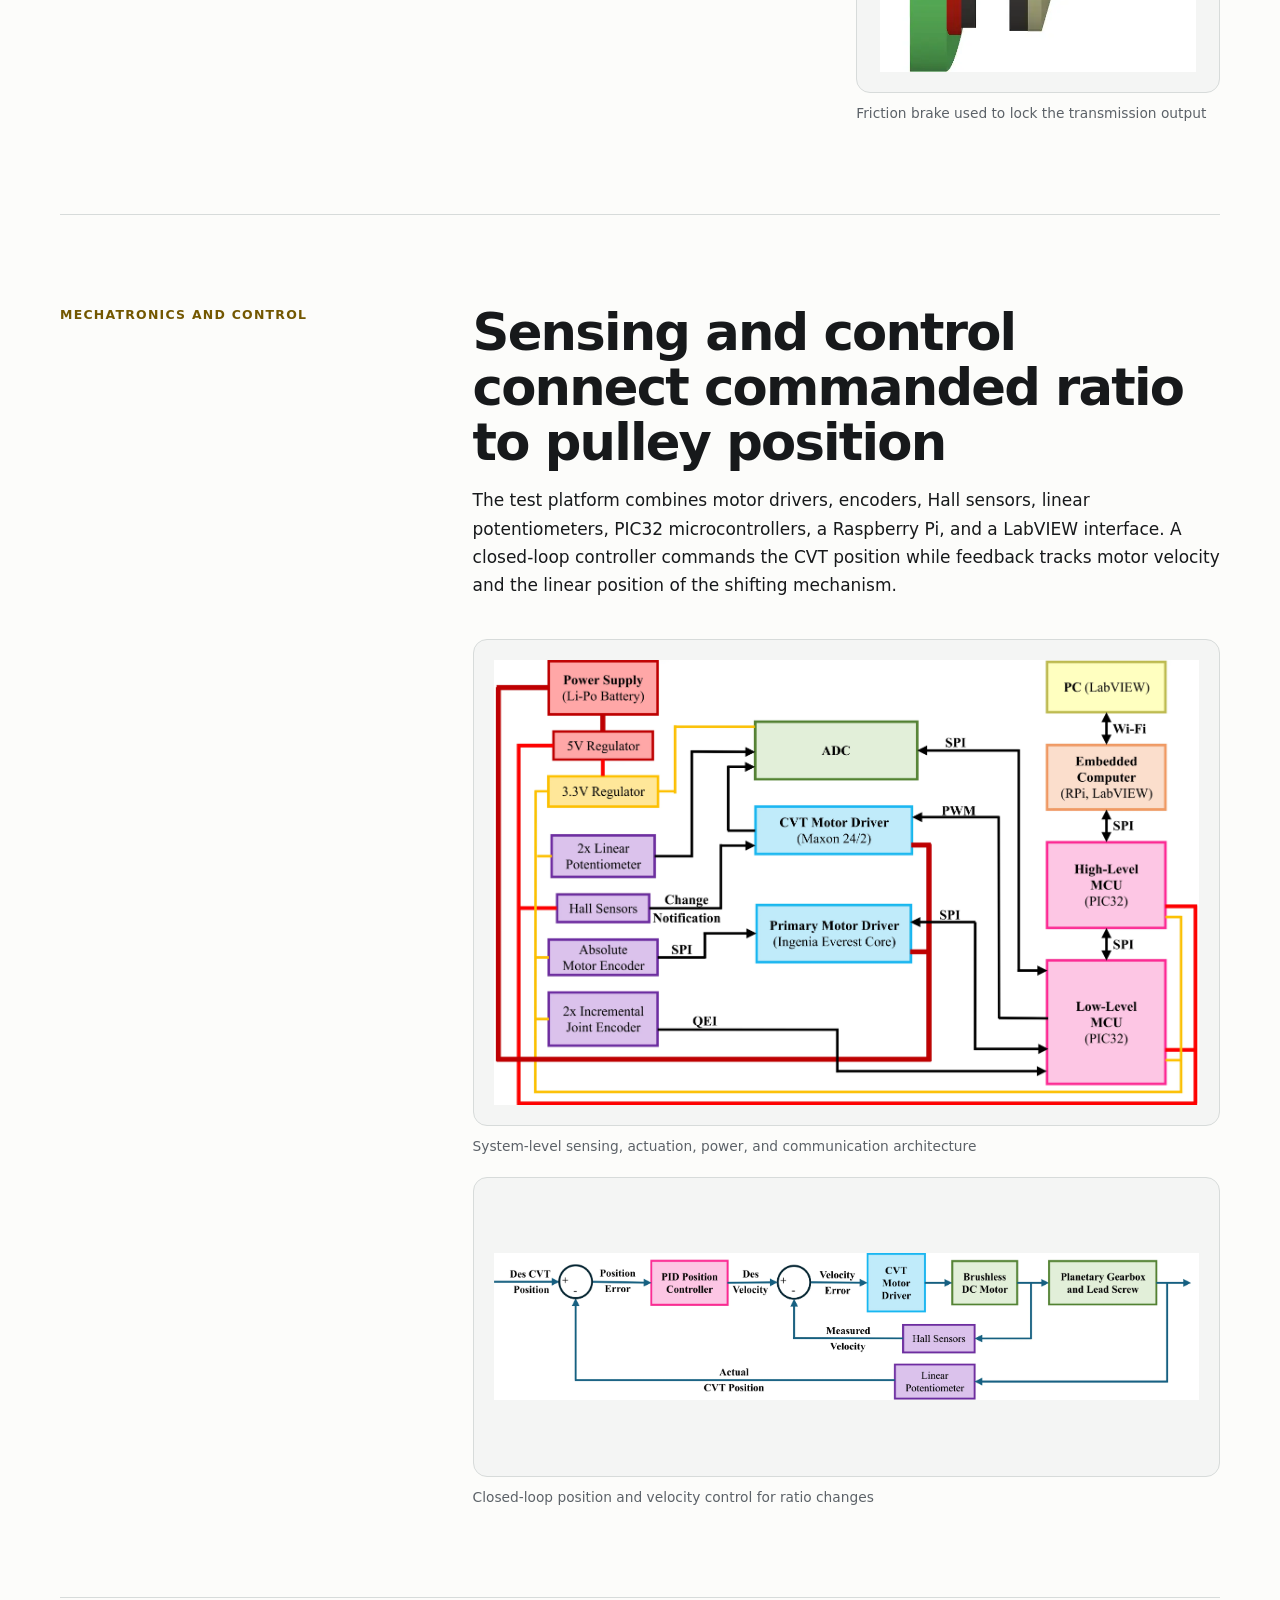
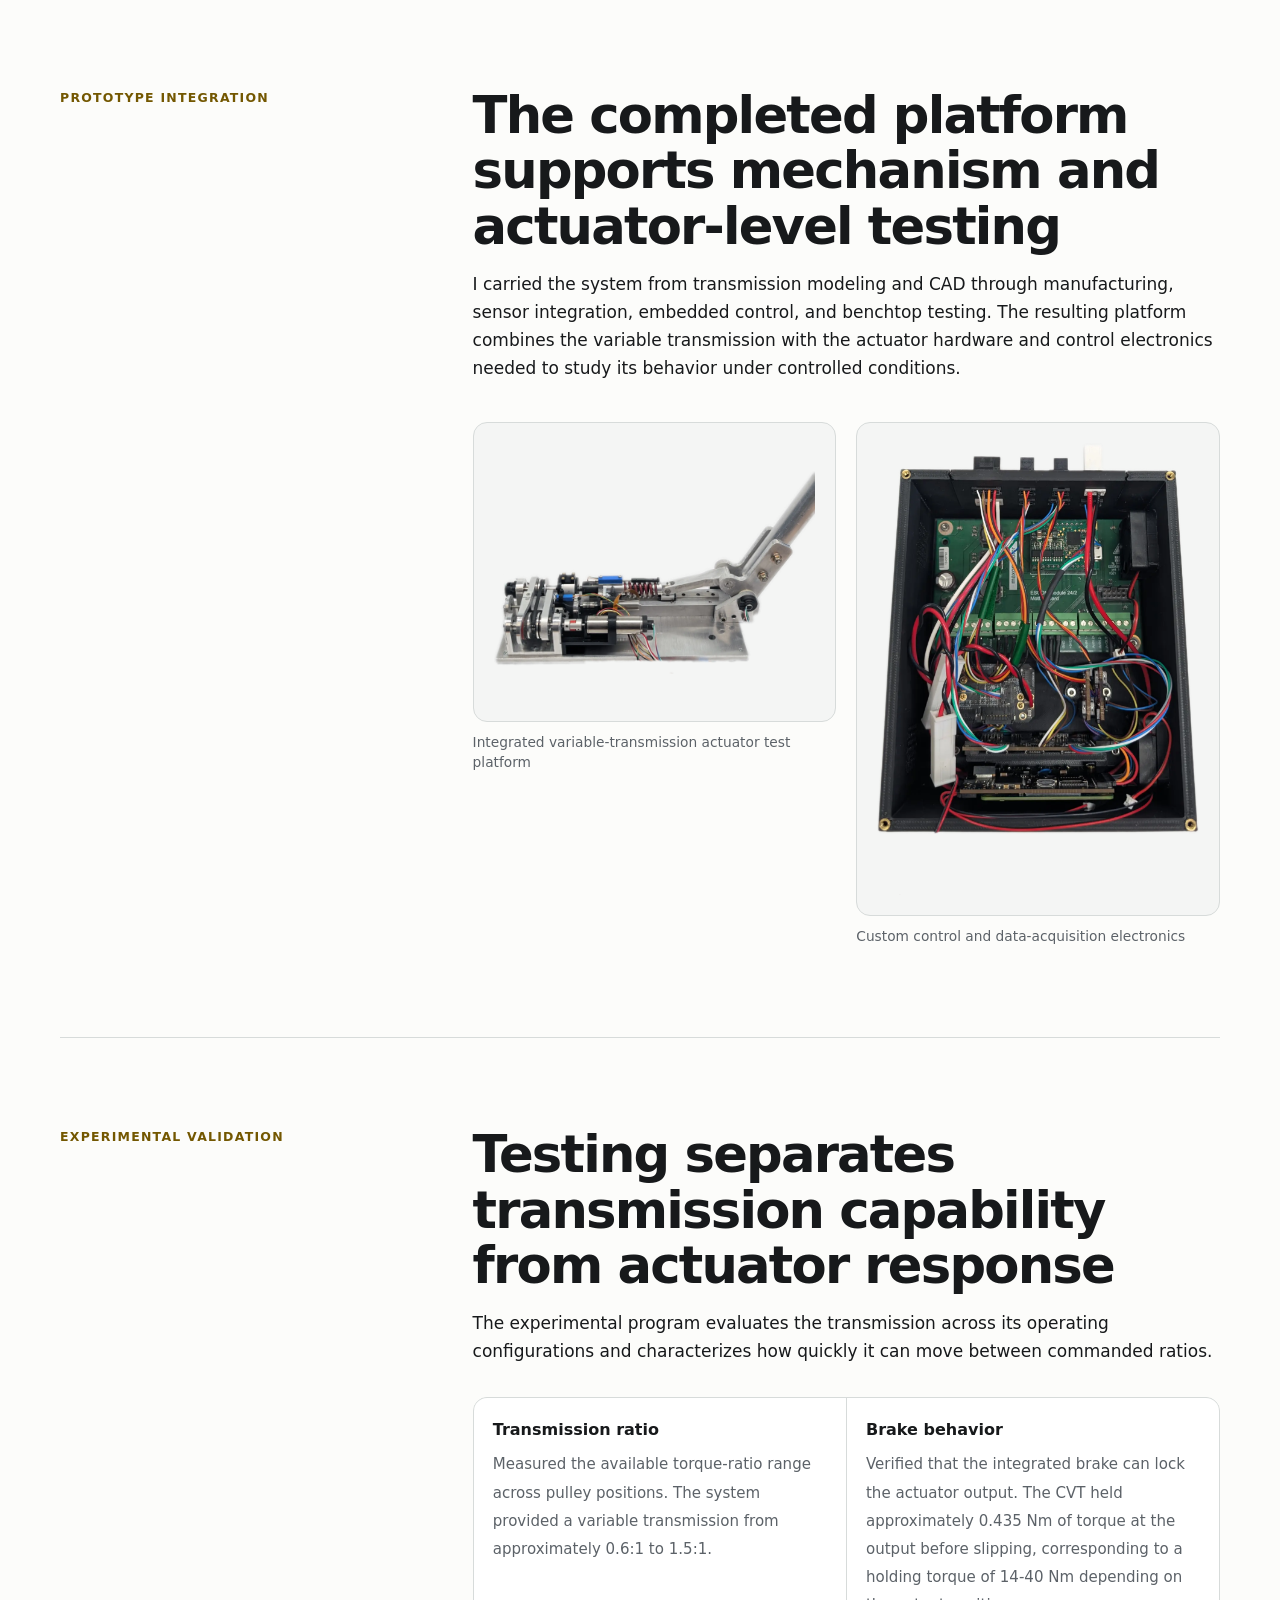
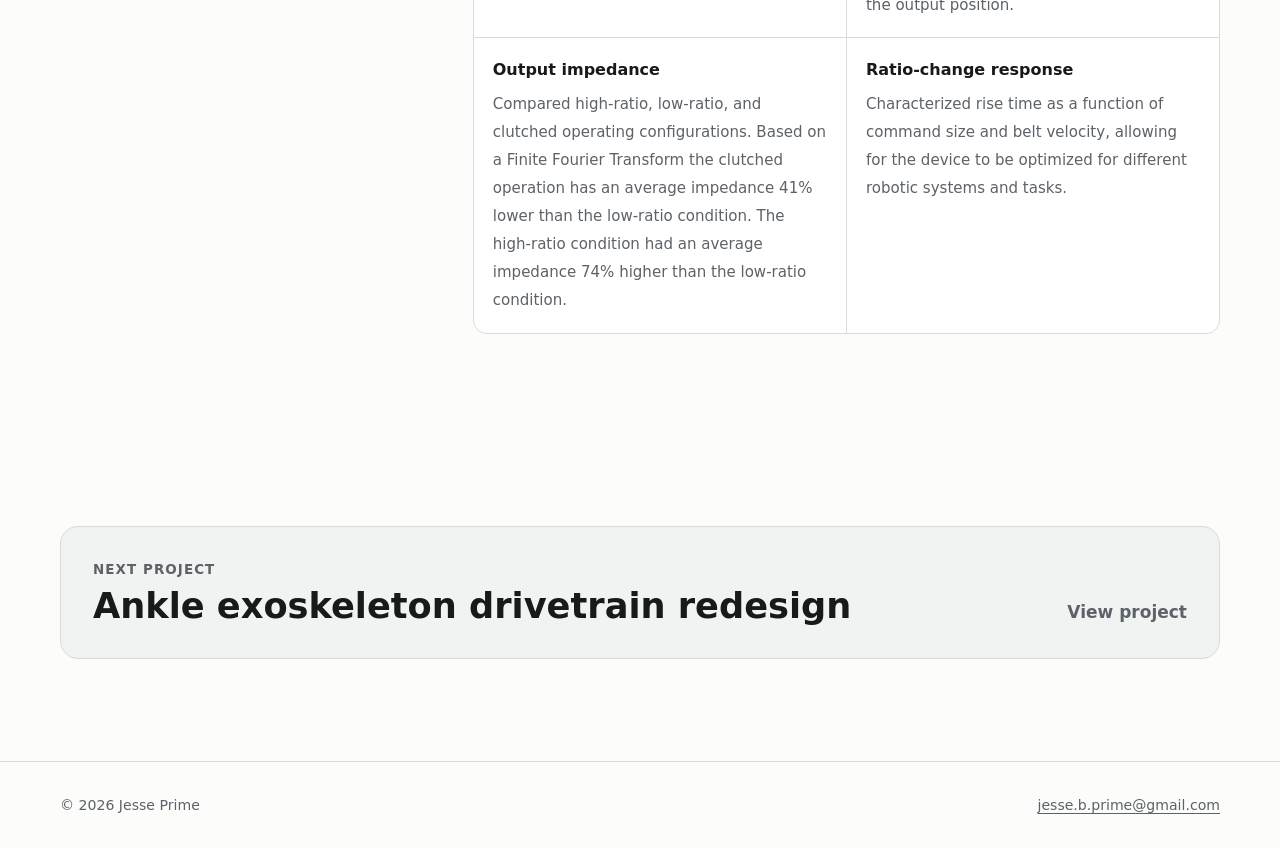
<file: projects/cvt.html>
<!doctype html>
<html lang="en">
  <head>
    <meta charset="utf-8">
    <meta name="viewport" content="width=device-width, initial-scale=1">
    <meta name="description" content="Design and validation of Jesse Prime's actively controlled V-belt continuously variable transmission for wearable robotic actuators.">
    <meta property="og:title" content="Actively Controlled V-Belt CVT | Jesse Prime">
    <meta property="og:description" content="Graduate research in variable-transmission robotic actuation, mechatronics, and experimental validation.">
    <meta property="og:type" content="article">
    <meta property="og:image" content="https://jessebeprime.github.io/assets/images/cvt/system-cad.webp">
    <title>Actively Controlled V-Belt CVT | Jesse Prime</title>
    <link rel="stylesheet" href="/assets/css/styles.css">
  </head>
  <body>
    <a class="skip-link" href="#main-content">Skip to content</a>

    <header class="site-header">
      <div class="container">
        <a class="brand" href="/">Jesse Prime</a>
        <nav class="site-nav" aria-label="Primary navigation">
          <a aria-current="page" href="/#work">Work</a>
          <a class="nav-about" href="/#about">About</a>
          <a href="/#experience">Background</a>
          <a href="mailto:jesse.b.prime@gmail.com">Email</a>
        </nav>
      </div>
    </header>

    <main id="main-content">
      <article>
        <header class="container project-hero">
          <a class="back-link" href="/#work">All projects</a>
          <p class="eyebrow">Graduate research</p>
          <h1>Actively controlled V-belt CVT for wearable robotics</h1>
          <p class="lead">
            A compact robotic transmission that changes ratio during operation and adds integrated braking and clutching modes for a wider range of actuator behavior.
          </p>
          <dl class="project-meta">
            <div>
              <dt>Role</dt>
              <dd>Mechanical and mechatronic system design</dd>
            </div>
            <div>
              <dt>Context</dt>
              <dd>M.S. research, HGN Lab for Bionic Engineering</dd>
            </div>
            <div>
              <dt>Tools</dt>
              <dd>MATLAB, SolidWorks, Fusion, C, Simulink, LabVIEW</dd>
            </div>
          </dl>
        </header>

        <div class="container project-cover">
          <img src="/assets/images/cvt/system-cad.webp" alt="CAD side view of the variable-transmission robotic actuator">
        </div>

        <div class="container">
          <section class="case-section" aria-labelledby="cvt-challenge">
            <div class="case-section-label">Challenge</div>
            <div class="case-content">
              <h2 id="cvt-challenge">One actuator must operate across changing torque and motion demands</h2>
              <p>
                Wearable and humanoid robots encounter tasks that place different demands on actuator torque, speed, and output impedance. A fixed transmission forces the drive system to operate around a single mechanical compromise.
              </p>
              <p>
                My research adapts the V-belt continuously variable transmission used in larger machines to the scale and packaging constraints of a robotic joint. The transmission changes ratio by varying the effective diameter of its pulleys.
              </p>
            </div>
          </section>

          <section class="case-section" aria-labelledby="cvt-mechanism">
            <div class="case-section-label">Mechanical design</div>
            <div class="case-content">
              <h2 id="cvt-mechanism">Variable ratio, clutching, and static holding in one mechanism</h2>
              <p>
                A dedicated actuation motor changes the pulley geometry to shift the transmission ratio. At one end of travel, the mechanism releases belt compression so the output can move with low impedance. At the other end, a friction element engages the pulley to hold the output without continuous motor torque.
              </p>
              <ul>
                <li>Miniaturized V-belt pulleys for a robotic actuator envelope</li>
                <li>Motor-driven ratio adjustment through a compact linear mechanism</li>
                <li>Integrated clutch mode for low-impedance output motion</li>
                <li>Integrated brake mode for static position holding</li>
              </ul>

              <div class="media-grid">
                <figure class="figure">
                  <div class="figure-frame">
                    <img src="/assets/images/cvt/mechanism-cad.webp" alt="CAD view of the compact V-belt pulley mechanism" loading="lazy">
                  </div>
                  <figcaption>Compact pulley and shifting mechanism</figcaption>
                </figure>
                <figure class="figure">
                  <div class="figure-frame">
                    <img src="/assets/images/cvt/brake-cad.webp" alt="CAD view of the CVT friction brake mechanism" loading="lazy">
                  </div>
                  <figcaption>Friction brake used to lock the transmission output</figcaption>
                </figure>
              </div>
            </div>
          </section>

          <section class="case-section" aria-labelledby="cvt-controls">
            <div class="case-section-label">Mechatronics and control</div>
            <div class="case-content">
              <h2 id="cvt-controls">Sensing and control connect commanded ratio to pulley position</h2>
              <p>
                The test platform combines motor drivers, encoders, Hall sensors, linear potentiometers, PIC32 microcontrollers, a Raspberry Pi, and a LabVIEW interface. A closed-loop controller commands the CVT position while feedback tracks motor velocity and the linear position of the shifting mechanism.
              </p>

              <div class="media-grid single">
                <figure class="figure">
                  <div class="figure-frame">
                    <img src="/assets/images/cvt/mechatronics-architecture.webp?v=20260922" alt="Block diagram of the CVT actuator electronics and communication architecture" loading="lazy">
                  </div>
                  <figcaption>System-level sensing, actuation, power, and communication architecture</figcaption>
                </figure>
                <figure class="figure">
                  <div class="figure-frame">
                    <img src="/assets/images/cvt/ratio-control-loop.webp?v=20260922" alt="Closed-loop CVT position controller using Hall sensors and a linear potentiometer" loading="lazy">
                  </div>
                  <figcaption>Closed-loop position and velocity control for ratio changes</figcaption>
                </figure>
              </div>
            </div>
          </section>

          <section class="case-section" aria-labelledby="cvt-prototype">
            <div class="case-section-label">Prototype integration</div>
            <div class="case-content">
              <h2 id="cvt-prototype">The completed platform supports mechanism and actuator-level testing</h2>
              <p>
                I carried the system from transmission modeling and CAD through manufacturing, sensor integration, embedded control, and benchtop testing. The resulting platform combines the variable transmission with the actuator hardware and control electronics needed to study its behavior under controlled conditions.
              </p>
              <div class="media-grid">
                <figure class="figure">
                  <div class="figure-frame">
                    <img src="/assets/images/cvt/prototype.webp" alt="Assembled CVT robotic actuator prototype on a benchtop" loading="lazy">
                  </div>
                  <figcaption>Integrated variable-transmission actuator test platform</figcaption>
                </figure>
                <figure class="figure">
                  <div class="figure-frame">
                    <img src="/assets/images/cvt/electronics-enclosure.webp" alt="Open electronics enclosure with motor drives, control boards, and wiring" loading="lazy">
                  </div>
                  <figcaption>Custom control and data-acquisition electronics</figcaption>
                </figure>
              </div>
            </div>
          </section>

          <section class="case-section" aria-labelledby="cvt-validation">
            <div class="case-section-label">Experimental validation</div>
            <div class="case-content">
              <h2 id="cvt-validation">Testing separates transmission capability from actuator response</h2>
              <p>
                The experimental program evaluates the transmission across its operating configurations and characterizes how quickly it can move between commanded ratios.
              </p>
              <div class="validation-list">
                <div class="validation-item">
                  <strong>Transmission ratio</strong>
                  <span>Measured the available torque-ratio range across pulley positions. The system provided a variable transmission from approximately 0.6:1 to 1.5:1.</span>
                </div>
                <div class="validation-item">
                  <strong>Brake behavior</strong>
                  <span>Verified that the integrated brake can lock the actuator output. The CVT held approximately 0.435 Nm of torque at the output before slipping, corresponding to a holding torque of 14-40 Nm depending on the output position.</span>
                </div>
                <div class="validation-item">
                  <strong>Output impedance</strong>
                  <span>Compared high-ratio, low-ratio, and clutched operating configurations. Based on a Finite Fourier Transform the clutched operation has an average impedance 41% lower than the low-ratio condition. The high-ratio condition had an average impedance 74% higher than the low-ratio condition.</span>
                </div>
                <div class="validation-item">
                  <strong>Ratio-change response</strong>
                  <span>Characterized rise time as a function of command size and belt velocity, allowing for the device to be optimized for different robotic systems and tasks.</span>
                </div>
              </div>
            </div>
          </section>

          <a class="next-project" href="/projects/ankle-exoskeleton.html">
            <div>
              <p>Next project</p>
              <strong>Ankle exoskeleton drivetrain redesign</strong>
            </div>
            <span>View project</span>
          </a>
        </div>
      </article>
    </main>

    <footer class="site-footer">
      <div class="container">
        <p>© 2026 Jesse Prime</p>
        <p><a href="mailto:jesse.b.prime@gmail.com">jesse.b.prime@gmail.com</a></p>
      </div>
    </footer>
  </body>
</html>
</file>
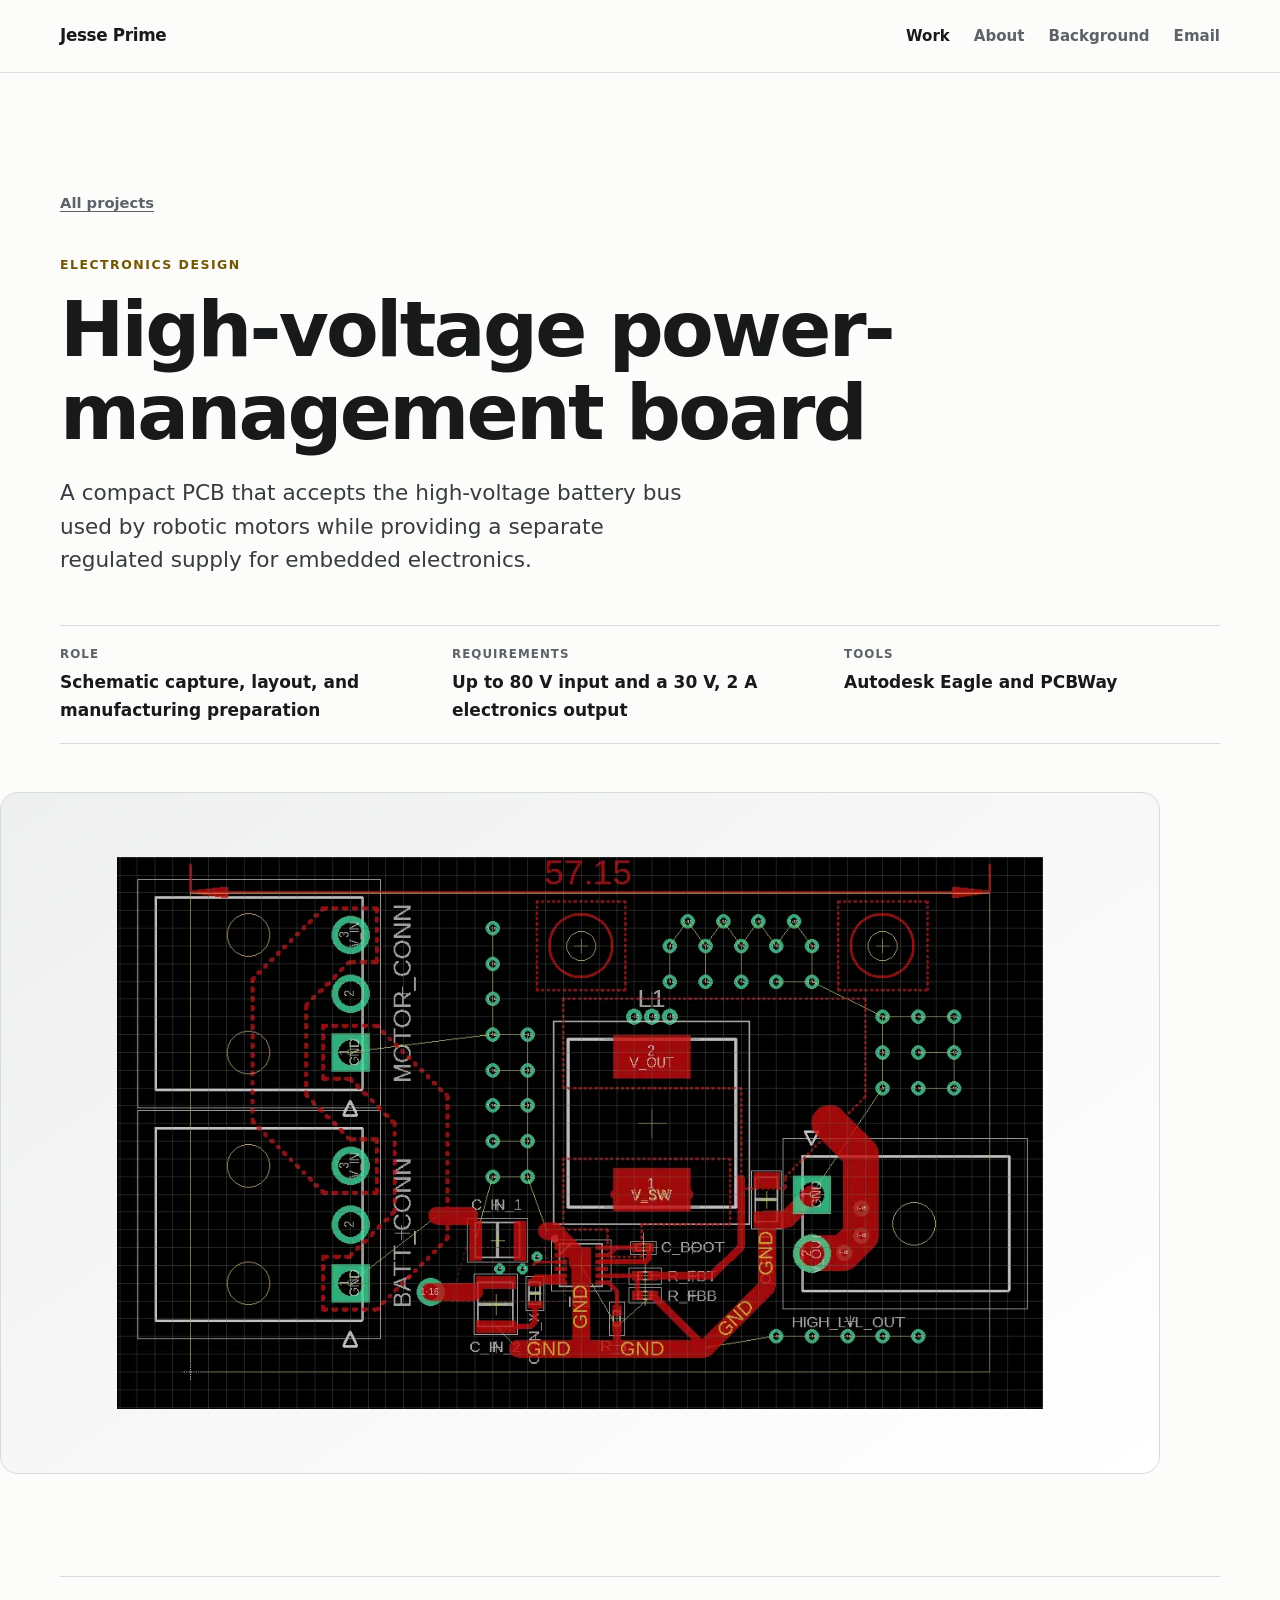
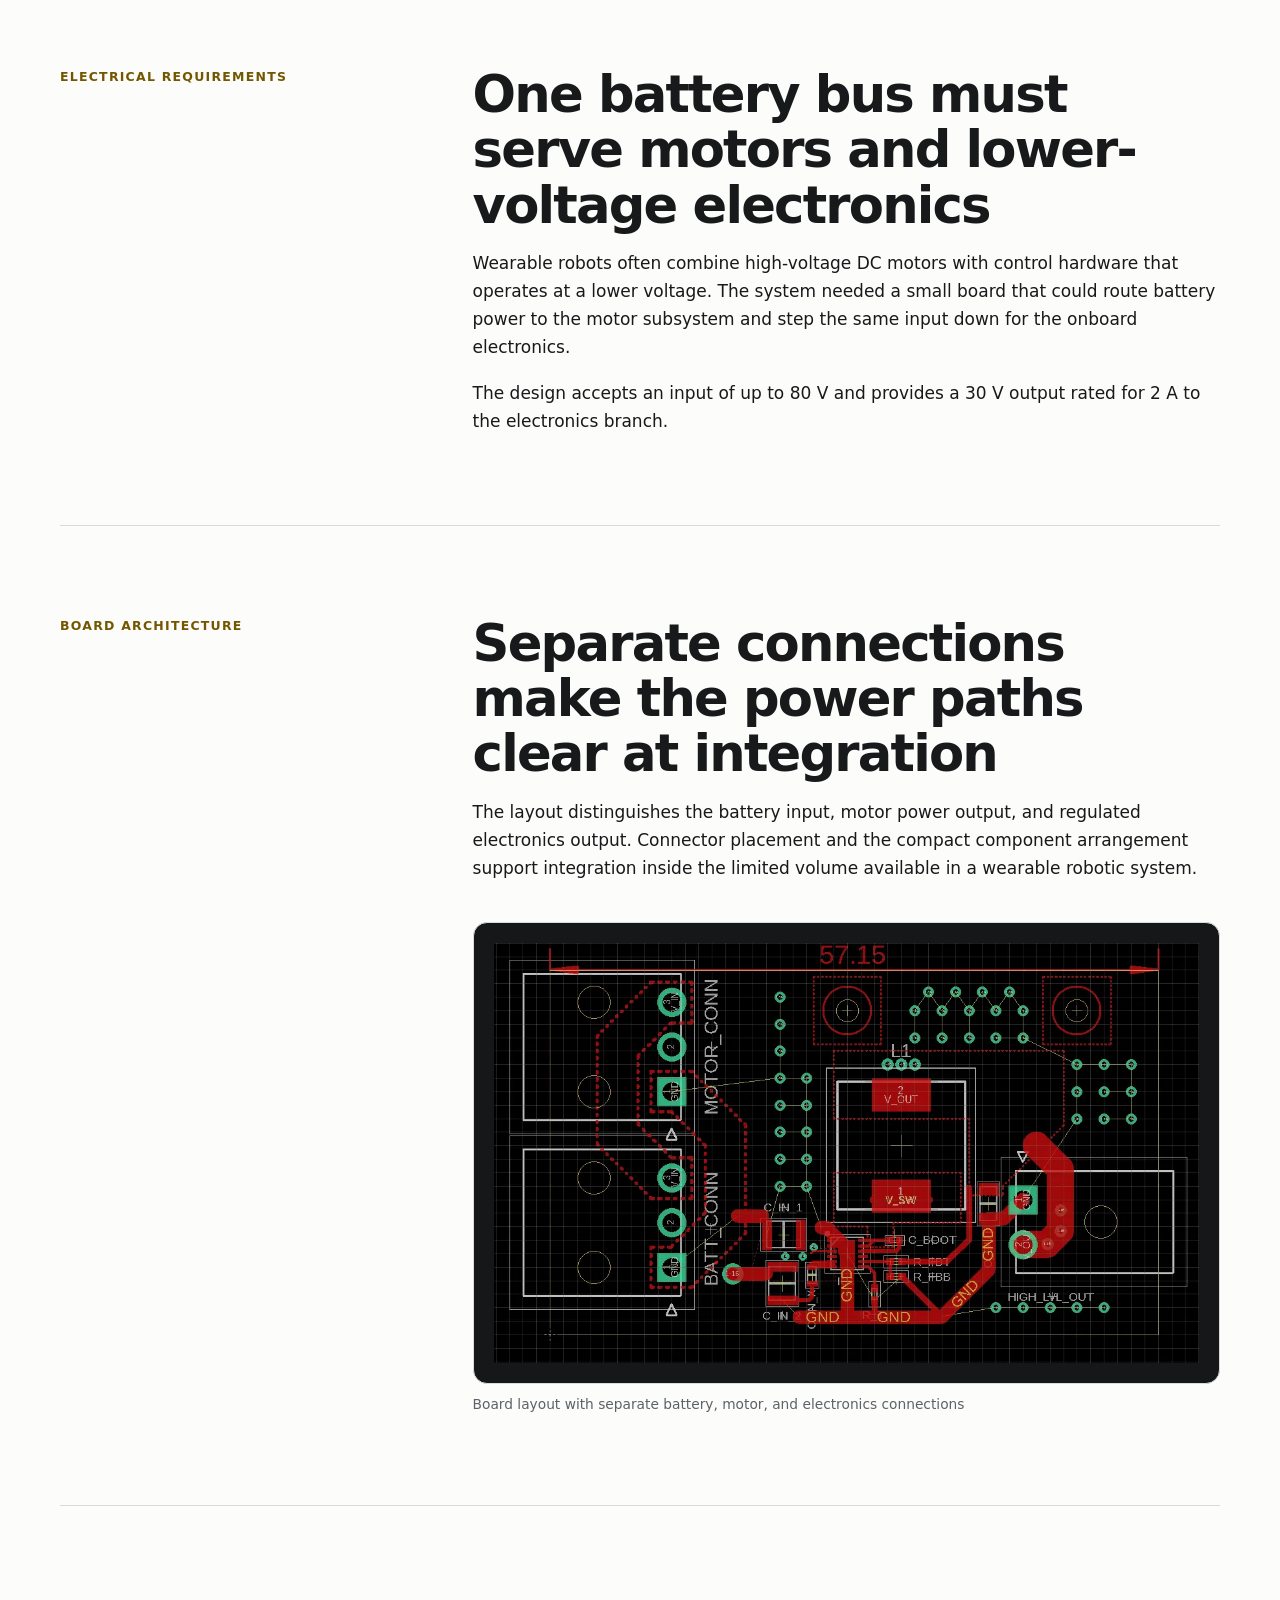
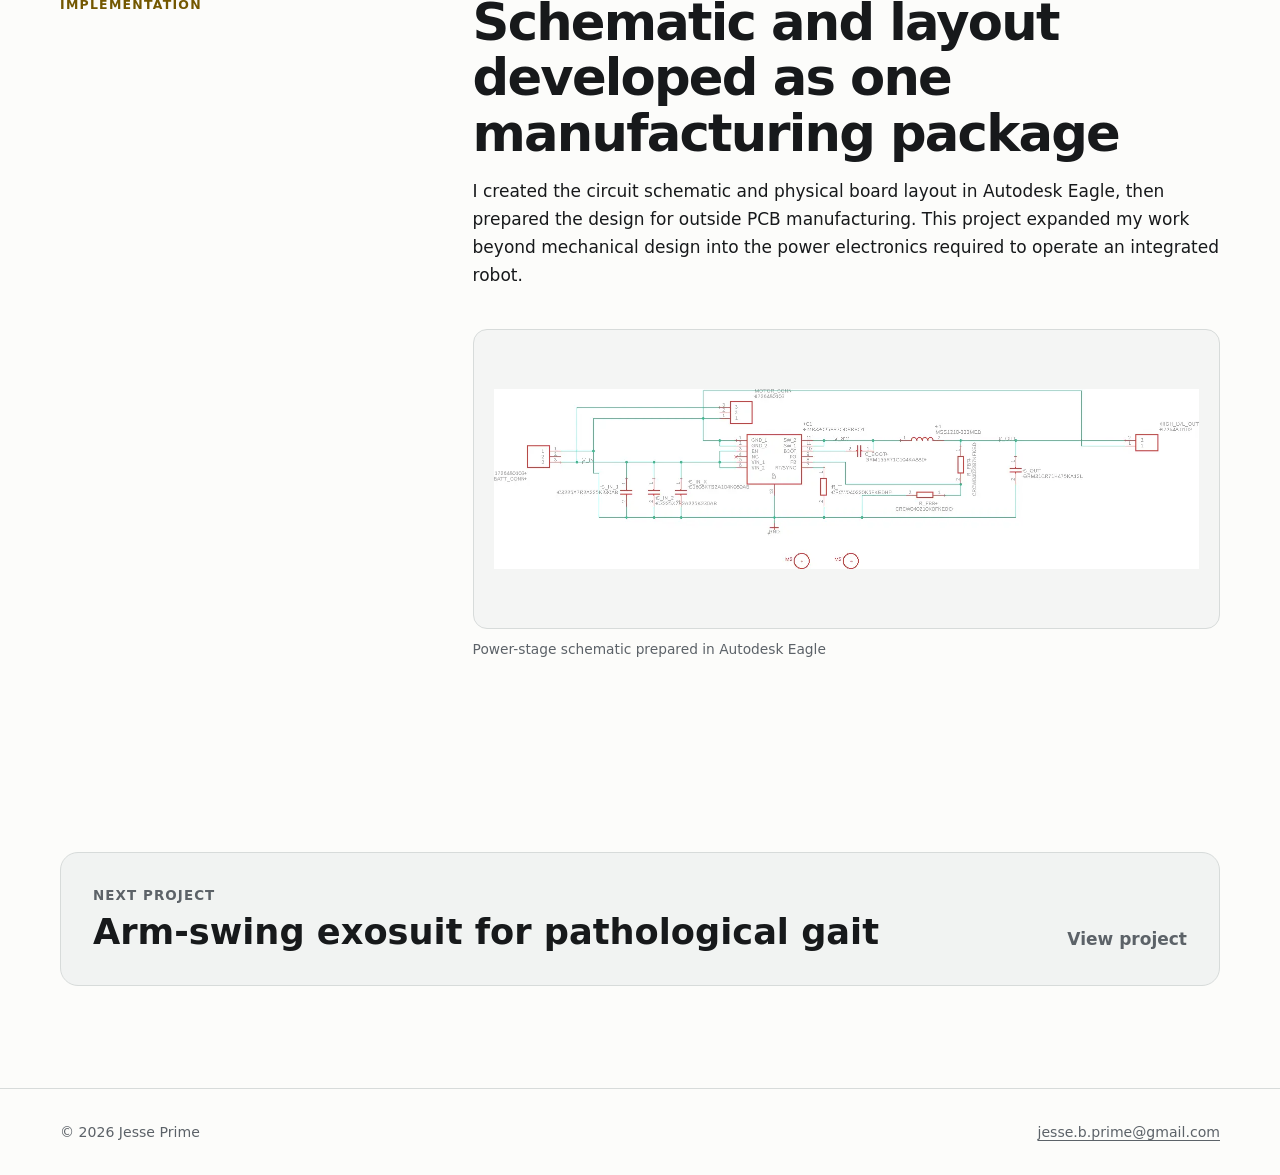
<file: projects/power-board.html>
<!doctype html>
<html lang="en">
  <head>
    <meta charset="utf-8">
    <meta name="viewport" content="width=device-width, initial-scale=1">
    <meta name="description" content="High-voltage power-management PCB design for wearable robotic systems by Jesse Prime.">
    <meta property="og:title" content="High-Voltage Power Board | Jesse Prime">
    <meta property="og:description" content="A compact board for motor-power distribution and a regulated electronics supply in wearable robots.">
    <meta property="og:type" content="article">
    <meta property="og:image" content="https://jessebeprime.github.io/assets/images/power-board/pcb-layout.webp">
    <title>High-Voltage Power Board | Jesse Prime</title>
    <link rel="stylesheet" href="/assets/css/styles.css">
  </head>
  <body>
    <a class="skip-link" href="#main-content">Skip to content</a>

    <header class="site-header">
      <div class="container">
        <a class="brand" href="/">Jesse Prime</a>
        <nav class="site-nav" aria-label="Primary navigation">
          <a aria-current="page" href="/#work">Work</a>
          <a class="nav-about" href="/#about">About</a>
          <a href="/#experience">Background</a>
          <a href="mailto:jesse.b.prime@gmail.com">Email</a>
        </nav>
      </div>
    </header>

    <main id="main-content">
      <article>
        <header class="container project-hero">
          <a class="back-link" href="/#work">All projects</a>
          <p class="eyebrow">Electronics design</p>
          <h1>High-voltage power-management board</h1>
          <p class="lead">
            A compact PCB that accepts the high-voltage battery bus used by robotic motors while providing a separate regulated supply for embedded electronics.
          </p>
          <dl class="project-meta">
            <div>
              <dt>Role</dt>
              <dd>Schematic capture, layout, and manufacturing preparation</dd>
            </div>
            <div>
              <dt>Requirements</dt>
              <dd>Up to 80 V input and a 30 V, 2 A electronics output</dd>
            </div>
            <div>
              <dt>Tools</dt>
              <dd>Autodesk Eagle and PCBWay</dd>
            </div>
          </dl>
        </header>

        <div class="container project-cover">
          <img src="/assets/images/power-board/pcb-layout.webp" alt="Autodesk Eagle board layout for the high-voltage power-management PCB">
        </div>

        <div class="container">
          <section class="case-section" aria-labelledby="power-problem">
            <div class="case-section-label">Electrical requirements</div>
            <div class="case-content">
              <h2 id="power-problem">One battery bus must serve motors and lower-voltage electronics</h2>
              <p>
                Wearable robots often combine high-voltage DC motors with control hardware that operates at a lower voltage. The system needed a small board that could route battery power to the motor subsystem and step the same input down for the onboard electronics.
              </p>
              <p>
                The design accepts an input of up to 80 V and provides a 30 V output rated for 2 A to the electronics branch.
              </p>
            </div>
          </section>

          <section class="case-section" aria-labelledby="power-architecture">
            <div class="case-section-label">Board architecture</div>
            <div class="case-content">
              <h2 id="power-architecture">Separate connections make the power paths clear at integration</h2>
              <p>
                The layout distinguishes the battery input, motor power output, and regulated electronics output. Connector placement and the compact component arrangement support integration inside the limited volume available in a wearable robotic system.
              </p>
              <div class="media-grid single">
                <figure class="figure">
                  <div class="figure-frame dark">
                    <img src="/assets/images/power-board/pcb-layout.webp" alt="PCB layout showing battery input, motor output, and electronics output regions" loading="lazy">
                  </div>
                  <figcaption>Board layout with separate battery, motor, and electronics connections</figcaption>
                </figure>
              </div>
            </div>
          </section>

          <section class="case-section" aria-labelledby="power-schematic">
            <div class="case-section-label">Implementation</div>
            <div class="case-content">
              <h2 id="power-schematic">Schematic and layout developed as one manufacturing package</h2>
              <p>
                I created the circuit schematic and physical board layout in Autodesk Eagle, then prepared the design for outside PCB manufacturing. This project expanded my work beyond mechanical design into the power electronics required to operate an integrated robot.
              </p>
              <div class="media-grid single">
                <figure class="figure">
                  <div class="figure-frame">
                    <img src="/assets/images/power-board/schematic.webp" alt="Electrical schematic for the high-voltage step-down power board" loading="lazy">
                  </div>
                  <figcaption>Power-stage schematic prepared in Autodesk Eagle</figcaption>
                </figure>
              </div>
            </div>
          </section>

          <a class="next-project" href="/projects/arm-swing-exosuit.html">
            <div>
              <p>Next project</p>
              <strong>Arm-swing exosuit for pathological gait</strong>
            </div>
            <span>View project</span>
          </a>
        </div>
      </article>
    </main>

    <footer class="site-footer">
      <div class="container">
        <p>© 2026 Jesse Prime</p>
        <p><a href="mailto:jesse.b.prime@gmail.com">jesse.b.prime@gmail.com</a></p>
      </div>
    </footer>
  </body>
</html>
</file>
<file: assets/css/styles.css>
:root {
  --ink: #17191b;
  --muted: #5c6268;
  --paper: #fcfcfa;
  --surface: #f1f3f2;
  --surface-dark: #24282b;
  --line: #d7dbda;
  --accent: #f0b400;
  --accent-dark: #735700;
  --max-width: 1160px;
  --reading-width: 760px;
  --radius: 18px;
  --shadow: 0 18px 55px rgba(20, 25, 28, 0.09);
}

* {
  box-sizing: border-box;
}

html {
  scroll-behavior: smooth;
}

body {
  margin: 0;
  color: var(--ink);
  background: var(--paper);
  font-family: Inter, ui-sans-serif, system-ui, -apple-system, BlinkMacSystemFont, "Segoe UI", sans-serif;
  font-size: 17px;
  line-height: 1.65;
  text-rendering: optimizeLegibility;
}

img {
  display: block;
  max-width: 100%;
}

a {
  color: inherit;
  text-underline-offset: 0.2em;
}

a:hover {
  color: var(--accent-dark);
}

:focus-visible {
  outline: 3px solid var(--accent);
  outline-offset: 4px;
}

.skip-link {
  position: fixed;
  top: 0.75rem;
  left: 0.75rem;
  z-index: 100;
  padding: 0.6rem 0.9rem;
  transform: translateY(-160%);
  border-radius: 0.5rem;
  background: var(--ink);
  color: white;
}

.skip-link:focus {
  transform: translateY(0);
}

.container {
  width: min(var(--max-width), calc(100% - 3rem));
  margin-inline: auto;
}

.site-header {
  position: sticky;
  top: 0;
  z-index: 20;
  border-bottom: 1px solid rgba(215, 219, 218, 0.86);
  background: rgba(252, 252, 250, 0.94);
  backdrop-filter: blur(16px);
}

.site-header .container {
  display: flex;
  min-height: 72px;
  align-items: center;
  justify-content: space-between;
  gap: 2rem;
}

.brand {
  font-size: 1.05rem;
  font-weight: 760;
  letter-spacing: -0.02em;
  text-decoration: none;
}

.site-nav {
  display: flex;
  align-items: center;
  gap: 1.5rem;
  color: var(--muted);
  font-size: 0.94rem;
  font-weight: 650;
}

.site-nav a {
  text-decoration: none;
}

.site-nav a[aria-current="page"] {
  color: var(--ink);
}

.eyebrow {
  margin: 0 0 0.8rem;
  color: var(--accent-dark);
  font-size: 0.78rem;
  font-weight: 800;
  letter-spacing: 0.12em;
  text-transform: uppercase;
}

h1,
h2,
h3 {
  margin-top: 0;
  line-height: 1.08;
  letter-spacing: -0.035em;
}

h1 {
  max-width: 14ch;
  margin-bottom: 1.35rem;
  font-size: clamp(2.8rem, 7vw, 5.9rem);
  font-weight: 800;
}

h2 {
  margin-bottom: 1rem;
  font-size: clamp(2rem, 4vw, 3.35rem);
  font-weight: 780;
}

h3 {
  margin-bottom: 0.65rem;
  font-size: clamp(1.35rem, 2.4vw, 1.85rem);
  font-weight: 750;
}

p {
  margin: 0 0 1.15rem;
}

.lead {
  max-width: 650px;
  color: #373c40;
  font-size: clamp(1.12rem, 2vw, 1.35rem);
  line-height: 1.55;
}

.hero {
  display: grid;
  min-height: calc(100vh - 72px);
  grid-template-columns: minmax(0, 1.02fr) minmax(360px, 0.98fr);
  align-items: center;
  gap: clamp(2.5rem, 7vw, 6rem);
  padding-block: clamp(4rem, 9vw, 7rem);
}

.hero-actions {
  display: flex;
  flex-wrap: wrap;
  gap: 0.8rem;
  margin-top: 2rem;
}

.button {
  display: inline-flex;
  min-height: 48px;
  align-items: center;
  justify-content: center;
  padding: 0.72rem 1.05rem;
  border: 1px solid var(--ink);
  border-radius: 999px;
  font-size: 0.95rem;
  font-weight: 750;
  text-decoration: none;
}

.button-primary {
  background: var(--ink);
  color: white;
}

.button-primary:hover {
  border-color: var(--accent-dark);
  background: var(--accent-dark);
  color: white;
}

.button-secondary:hover {
  border-color: var(--accent);
  background: #fff8db;
  color: var(--ink);
}

.hero-visual {
  position: relative;
  min-height: 520px;
  overflow: hidden;
  border: 1px solid var(--line);
  border-radius: calc(var(--radius) + 8px);
  background: linear-gradient(145deg, #eef0ef 0%, #ffffff 70%);
  box-shadow: var(--shadow);
}

.hero-visual::before {
  position: absolute;
  top: 0;
  right: 0;
  width: 42%;
  height: 10px;
  background: var(--accent);
  content: "";
}

.hero-visual img {
  width: 100%;
  height: 100%;
  min-height: 520px;
  padding: clamp(1.5rem, 4vw, 3.5rem);
  object-fit: contain;
}

.hero-note {
  margin-top: 1.7rem;
  color: var(--muted);
  font-size: 0.92rem;
}

.section {
  padding-block: clamp(4.5rem, 9vw, 8rem);
}

.section-muted {
  border-block: 1px solid var(--line);
  background: var(--surface);
}

.section-heading {
  display: grid;
  grid-template-columns: minmax(180px, 0.36fr) minmax(0, 0.64fr);
  gap: 2.5rem;
  align-items: end;
  margin-bottom: 3rem;
}

.section-heading p {
  max-width: 650px;
  margin: 0;
  color: var(--muted);
  font-size: 1.08rem;
}

.project-grid {
  display: grid;
  grid-template-columns: repeat(2, minmax(0, 1fr));
  gap: 1.4rem;
}

.project-card {
  display: flex;
  min-width: 0;
  overflow: hidden;
  flex-direction: column;
  border: 1px solid var(--line);
  border-radius: var(--radius);
  background: white;
  color: inherit;
  text-decoration: none;
  transition: transform 170ms ease, box-shadow 170ms ease, border-color 170ms ease;
}

.project-card:hover {
  transform: translateY(-4px);
  border-color: #bec4c1;
  box-shadow: var(--shadow);
  color: inherit;
}

.project-card-media {
  display: grid;
  min-height: 330px;
  place-items: center;
  overflow: hidden;
  border-bottom: 1px solid var(--line);
  background: linear-gradient(145deg, #edf0ef, #ffffff);
}

.project-card-media img {
  width: 100%;
  height: 330px;
  padding: 1.8rem;
  object-fit: contain;
  transition: transform 220ms ease;
}

.project-card:hover .project-card-media img {
  transform: scale(1.025);
}

.project-card-body {
  padding: 1.6rem;
}

.project-number {
  display: block;
  margin-bottom: 0.65rem;
  color: var(--accent-dark);
  font-size: 0.76rem;
  font-weight: 800;
  letter-spacing: 0.11em;
  text-transform: uppercase;
}

.project-card p {
  margin: 0;
  color: var(--muted);
}

.about-grid {
  display: grid;
  grid-template-columns: minmax(260px, 0.42fr) minmax(0, 0.58fr);
  gap: clamp(2.5rem, 7vw, 6rem);
  align-items: center;
}

.portrait {
  overflow: hidden;
  border-radius: var(--radius);
  background: var(--surface);
}

.portrait img {
  width: 100%;
  aspect-ratio: 1;
  object-fit: cover;
}

.capability-list {
  display: grid;
  grid-template-columns: repeat(2, minmax(0, 1fr));
  gap: 0;
  margin: 2rem 0 0;
  padding: 0;
  border-top: 1px solid var(--line);
  list-style: none;
}

.capability-list li {
  padding: 0.85rem 0;
  border-bottom: 1px solid var(--line);
  color: #303538;
}

.capability-list li:nth-child(odd) {
  margin-right: 1.5rem;
}

.timeline {
  border-top: 1px solid var(--line);
}

.timeline-entry,
.award-item {
  display: grid;
  grid-template-columns: minmax(160px, 0.24fr) minmax(0, 0.76fr);
  gap: clamp(1.5rem, 5vw, 4rem);
  padding-block: 2rem;
  border-bottom: 1px solid var(--line);
}

.timeline-entry h3,
.award-item h3,
.education-card h3,
.training-note h3 {
  margin-bottom: 0.35rem;
}

.timeline-entry p:last-child,
.award-item p:last-child,
.training-note p:last-child {
  margin-bottom: 0;
}

.timeline-entry ul {
  margin: 1rem 0 0;
  padding-left: 1.2rem;
}

.timeline-entry li {
  margin-bottom: 0.5rem;
}

.timeline-date {
  margin: 0;
  color: var(--accent-dark);
  font-size: 0.82rem;
  font-weight: 800;
  letter-spacing: 0.06em;
  line-height: 1.45;
  text-transform: uppercase;
}

.timeline-organization {
  margin-bottom: 0.8rem;
  color: var(--muted);
  font-weight: 650;
}

.education-grid {
  display: grid;
  grid-template-columns: repeat(2, minmax(0, 1fr));
  gap: 1.4rem;
}

.education-card {
  padding: clamp(1.5rem, 4vw, 2.2rem);
  border: 1px solid var(--line);
  border-radius: var(--radius);
  background: white;
}

.education-card .timeline-date {
  margin-bottom: 1rem;
}

.detail-list {
  margin: 1.5rem 0 0;
}

.detail-list div {
  display: grid;
  grid-template-columns: minmax(90px, 0.24fr) minmax(0, 0.76fr);
  gap: 1rem;
  padding-block: 0.65rem;
  border-top: 1px solid var(--line);
}

.detail-list dt {
  color: var(--muted);
  font-size: 0.82rem;
  font-weight: 800;
  letter-spacing: 0.06em;
  text-transform: uppercase;
}

.detail-list dd {
  margin: 0;
}

.training-note {
  display: grid;
  grid-template-columns: minmax(0, 1fr) auto;
  gap: 2rem;
  align-items: start;
  margin-top: 1.4rem;
  padding: 1.6rem;
  border-left: 5px solid var(--accent);
  background: var(--surface);
}

.training-note .eyebrow {
  margin-bottom: 0.5rem;
}

.publication-list {
  margin: 0;
  padding: 0;
  border-top: 1px solid var(--line);
  list-style: none;
  counter-reset: publications;
}

.publication-list li {
  position: relative;
  padding: 2rem 0 2rem 4rem;
  border-bottom: 1px solid var(--line);
  counter-increment: publications;
}

.publication-list li::before {
  position: absolute;
  top: 2rem;
  left: 0;
  color: var(--accent-dark);
  font-size: 0.82rem;
  font-weight: 800;
  content: "0" counter(publications);
}

.publication-list p {
  max-width: 920px;
  margin-bottom: 0.4rem;
  color: var(--muted);
}

.publication-list .publication-title {
  color: var(--ink);
  font-size: 1.2rem;
  font-weight: 750;
  line-height: 1.35;
}

.award-list {
  border-top: 1px solid var(--line);
}

.contact-band {
  display: grid;
  grid-template-columns: minmax(0, 0.72fr) minmax(220px, 0.28fr);
  gap: 3rem;
  align-items: end;
  padding-block: clamp(4rem, 8vw, 7rem);
}

.contact-band h2 {
  max-width: 780px;
  margin-bottom: 0;
}

.contact-links {
  display: flex;
  flex-direction: column;
  align-items: flex-start;
  gap: 0.65rem;
  font-weight: 750;
}

.site-footer {
  border-top: 1px solid var(--line);
  color: var(--muted);
  font-size: 0.88rem;
}

.site-footer .container {
  display: flex;
  min-height: 86px;
  align-items: center;
  justify-content: space-between;
  gap: 2rem;
}

.site-footer p {
  margin: 0;
}

/* Project pages */
.project-hero {
  padding-block: clamp(4.5rem, 9vw, 7.5rem) 3rem;
}

.back-link {
  display: inline-block;
  margin-bottom: 2.5rem;
  color: var(--muted);
  font-size: 0.92rem;
  font-weight: 700;
}

.project-hero h1 {
  max-width: 18ch;
  font-size: clamp(2.7rem, 6vw, 5.3rem);
}

.project-meta {
  display: grid;
  grid-template-columns: repeat(3, minmax(0, 1fr));
  gap: 1rem;
  margin: 3rem 0 0;
  padding: 1.2rem 0;
  border-block: 1px solid var(--line);
}

.project-meta div {
  min-width: 0;
}

.project-meta dt {
  margin-bottom: 0.2rem;
  color: var(--muted);
  font-size: 0.74rem;
  font-weight: 800;
  letter-spacing: 0.09em;
  text-transform: uppercase;
}

.project-meta dd {
  margin: 0;
  font-weight: 670;
}

.project-cover {
  display: grid;
  min-height: 520px;
  margin: 0 0 clamp(4rem, 8vw, 7rem);
  place-items: center;
  overflow: hidden;
  border: 1px solid var(--line);
  border-radius: var(--radius);
  background: linear-gradient(145deg, #eef0ef, #ffffff);
}

.project-cover img {
  width: 100%;
  max-height: 680px;
  padding: clamp(1.5rem, 5vw, 4.5rem);
  object-fit: contain;
}

.case-section {
  display: grid;
  grid-template-columns: minmax(180px, 0.31fr) minmax(0, 0.69fr);
  gap: clamp(2rem, 6vw, 5rem);
  padding-block: clamp(3.5rem, 7vw, 6rem);
  border-top: 1px solid var(--line);
}

.case-section-label {
  color: var(--accent-dark);
  font-size: 0.78rem;
  font-weight: 800;
  letter-spacing: 0.1em;
  text-transform: uppercase;
}

.case-content {
  max-width: var(--reading-width);
}

.case-content > :last-child {
  margin-bottom: 0;
}

.case-content ul {
  margin: 1.25rem 0 0;
  padding-left: 1.2rem;
}

.case-content li {
  margin-bottom: 0.55rem;
  padding-left: 0.25rem;
}

.media-grid {
  display: grid;
  grid-template-columns: repeat(2, minmax(0, 1fr));
  gap: 1.25rem;
  margin-top: 2.5rem;
}

.media-grid.single {
  grid-template-columns: 1fr;
}

.figure {
  margin: 0;
}

.figure-frame {
  display: grid;
  min-height: 300px;
  place-items: center;
  overflow: hidden;
  border: 1px solid var(--line);
  border-radius: 14px;
  background: #f4f5f4;
}

.figure-frame img {
  width: 100%;
  max-height: 500px;
  padding: 1.25rem;
  object-fit: contain;
}

.figure-frame.dark {
  background: #151718;
}

figcaption {
  margin-top: 0.7rem;
  color: var(--muted);
  font-size: 0.86rem;
  line-height: 1.45;
}

.validation-list {
  display: grid;
  grid-template-columns: repeat(2, minmax(0, 1fr));
  gap: 1px;
  margin-top: 2rem;
  overflow: hidden;
  border: 1px solid var(--line);
  border-radius: 14px;
  background: var(--line);
}

.validation-item {
  min-height: 130px;
  padding: 1.2rem;
  background: white;
}

.validation-item strong {
  display: block;
  margin-bottom: 0.35rem;
  font-size: 1rem;
}

.validation-item span {
  color: var(--muted);
  font-size: 0.94rem;
}

.next-project {
  display: grid;
  grid-template-columns: 1fr auto;
  gap: 2rem;
  align-items: end;
  margin-block: clamp(4rem, 8vw, 7rem);
  padding: 2rem;
  border: 1px solid var(--line);
  border-radius: var(--radius);
  background: var(--surface);
  text-decoration: none;
}

.next-project:hover {
  border-color: var(--accent);
  color: var(--ink);
}

.next-project p {
  margin: 0 0 0.3rem;
  color: var(--muted);
  font-size: 0.84rem;
  font-weight: 800;
  letter-spacing: 0.08em;
  text-transform: uppercase;
}

.next-project strong {
  font-size: clamp(1.5rem, 3vw, 2.2rem);
  line-height: 1.15;
}

.next-project span {
  color: var(--muted);
  font-weight: 700;
}

.not-found {
  display: grid;
  min-height: calc(100vh - 159px);
  place-items: center;
  text-align: center;
}

.not-found h1 {
  max-width: none;
}

@media (max-width: 900px) {
  .hero {
    min-height: auto;
    grid-template-columns: 1fr;
  }

  .hero-copy {
    max-width: 760px;
  }

  .hero-visual {
    min-height: 430px;
  }

  .hero-visual img {
    min-height: 430px;
  }

  .section-heading,
  .case-section {
    grid-template-columns: 1fr;
    gap: 1.25rem;
  }

  .about-grid {
    grid-template-columns: minmax(220px, 0.38fr) minmax(0, 0.62fr);
    gap: 2.5rem;
  }
}

@media (max-width: 720px) {
  body {
    font-size: 16px;
  }

  .container {
    width: min(var(--max-width), calc(100% - 2rem));
  }

  .site-header .container {
    min-height: 64px;
  }

  .site-nav {
    gap: 0.9rem;
    font-size: 0.86rem;
  }

  .site-nav .nav-about {
    display: none;
  }

  .hero {
    padding-block: 3.5rem 5rem;
  }

  .hero-visual,
  .hero-visual img {
    min-height: 330px;
  }

  .hero-visual img {
    padding: 1.25rem;
  }

  .project-grid,
  .about-grid,
  .contact-band,
  .education-grid,
  .media-grid,
  .validation-list {
    grid-template-columns: 1fr;
  }

  .timeline-entry,
  .award-item,
  .training-note {
    grid-template-columns: 1fr;
    gap: 0.8rem;
  }

  .detail-list div {
    grid-template-columns: 1fr;
    gap: 0.25rem;
  }

  .project-card-media,
  .project-card-media img {
    min-height: 260px;
    height: 260px;
  }

  .capability-list {
    grid-template-columns: 1fr;
  }

  .capability-list li:nth-child(odd) {
    margin-right: 0;
  }

  .contact-band {
    align-items: start;
  }

  .project-meta {
    grid-template-columns: 1fr;
    gap: 0.9rem;
  }

  .project-cover {
    min-height: 330px;
  }

  .project-cover img {
    max-height: 500px;
    padding: 1.25rem;
  }

  .figure-frame {
    min-height: 240px;
  }

  .next-project {
    grid-template-columns: 1fr;
  }

  .site-footer .container {
    min-height: 100px;
    flex-direction: column;
    align-items: flex-start;
    justify-content: center;
    gap: 0.35rem;
  }
}

@media (prefers-reduced-motion: reduce) {
  html {
    scroll-behavior: auto;
  }

  *,
  *::before,
  *::after {
    transition-duration: 0.01ms !important;
    animation-duration: 0.01ms !important;
    animation-iteration-count: 1 !important;
  }
}
</file>
